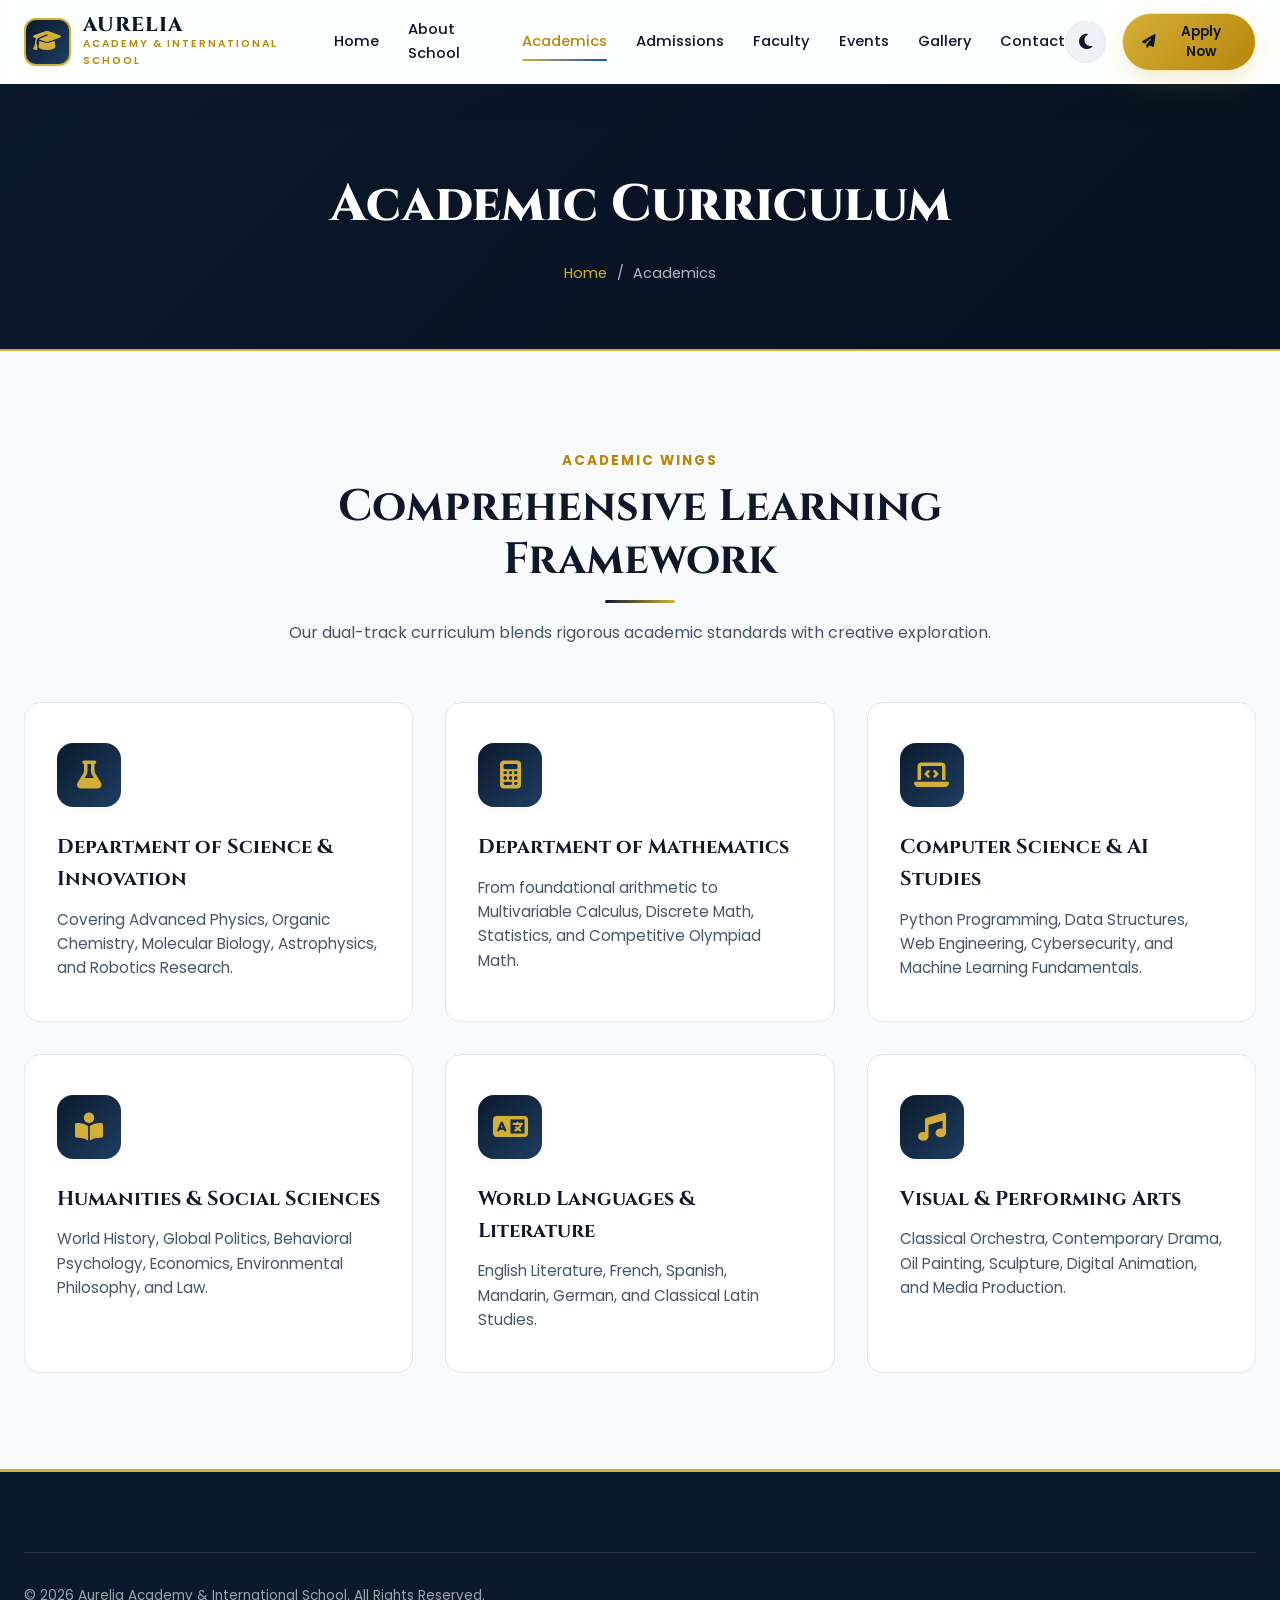
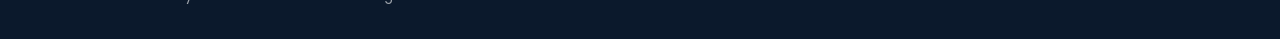
<file: academics.html>
<!DOCTYPE html>
<html lang="en" data-theme="light">
<head>
  <meta charset="UTF-8">
  <meta name="viewport" content="width=device-width, initial-scale=1.0">
  <title>Academics & Curriculum | Aurelia Academy</title>
  <meta name="description" content="Explore academic excellence, IB Curriculum, STEM innovation labs, and extracurriculars at Aurelia Academy.">
  <link rel="stylesheet" href="https://cdnjs.cloudflare.com/ajax/libs/font-awesome/6.4.0/css/all.min.css">
  <link rel="stylesheet" href="css/styles.css">
</head>
<body>

  <!-- Loading Screen -->
  <div id="loader-wrapper">
    <div class="spinner-box">
      <div class="circle-outer"></div>
      <div class="circle-inner"></div>
    </div>
    <div class="loader-logo">Aurelia Academy</div>
    <div class="loader-subtitle">Inspiring Excellence & Leadership</div>
  </div>

  <!-- Header -->
  <header class="header">
    <div class="container header-container">
      <a href="index.html" class="logo">
        <div class="logo-crest"><i class="fas fa-graduation-cap"></i></div>
        <div class="logo-text-wrapper">
          <span class="logo-title">AURELIA</span>
          <span class="logo-subtitle">Academy & International School</span>
        </div>
      </a>
      <nav class="nav-menu">
        <a href="index.html" class="nav-link">Home</a>
        <a href="about.html" class="nav-link">About School</a>
        <a href="academics.html" class="nav-link active">Academics</a>
        <a href="admissions.html" class="nav-link">Admissions</a>
        <a href="faculty.html" class="nav-link">Faculty</a>
        <a href="events.html" class="nav-link">Events</a>
        <a href="gallery.html" class="nav-link">Gallery</a>
        <a href="contact.html" class="nav-link">Contact</a>
      </nav>
      <div class="header-actions">
        <button class="theme-toggle-btn" aria-label="Toggle Theme"><i class="fas fa-moon"></i></button>
        <button class="btn btn-gold btn-sm header-cta" data-modal-target="admissionModal"><i class="fas fa-paper-plane"></i> Apply Now</button>
        <button class="mobile-toggle-btn" aria-label="Open Menu"><i class="fas fa-bars"></i></button>
      </div>
    </div>
  </header>

  <section class="page-banner">
    <div class="container">
      <h1 class="page-banner-title">Academic Curriculum</h1>
      <div class="breadcrumb">
        <a href="index.html">Home</a> <span>/</span> <span>Academics</span>
      </div>
    </div>
  </section>

  <!-- Detailed Departments -->
  <section style="padding: 6rem 0;">
    <div class="container">
      <div class="section-header reveal">
        <span class="section-subtitle">Academic Wings</span>
        <h2 class="section-title">Comprehensive Learning Framework</h2>
        <p class="section-description">Our dual-track curriculum blends rigorous academic standards with creative exploration.</p>
      </div>

      <div class="features-grid">
        <div class="feature-card reveal">
          <div class="feature-icon-box"><i class="fas fa-flask"></i></div>
          <h3 class="feature-title">Department of Science & Innovation</h3>
          <p class="feature-desc">Covering Advanced Physics, Organic Chemistry, Molecular Biology, Astrophysics, and Robotics Research.</p>
        </div>

        <div class="feature-card reveal">
          <div class="feature-icon-box"><i class="fas fa-calculator"></i></div>
          <h3 class="feature-title">Department of Mathematics</h3>
          <p class="feature-desc">From foundational arithmetic to Multivariable Calculus, Discrete Math, Statistics, and Competitive Olympiad Math.</p>
        </div>

        <div class="feature-card reveal">
          <div class="feature-icon-box"><i class="fas fa-laptop-code"></i></div>
          <h3 class="feature-title">Computer Science & AI Studies</h3>
          <p class="feature-desc">Python Programming, Data Structures, Web Engineering, Cybersecurity, and Machine Learning Fundamentals.</p>
        </div>

        <div class="feature-card reveal">
          <div class="feature-icon-box"><i class="fas fa-book-reader"></i></div>
          <h3 class="feature-title">Humanities & Social Sciences</h3>
          <p class="feature-desc">World History, Global Politics, Behavioral Psychology, Economics, Environmental Philosophy, and Law.</p>
        </div>

        <div class="feature-card reveal">
          <div class="feature-icon-box"><i class="fas fa-language"></i></div>
          <h3 class="feature-title">World Languages & Literature</h3>
          <p class="feature-desc">English Literature, French, Spanish, Mandarin, German, and Classical Latin Studies.</p>
        </div>

        <div class="feature-card reveal">
          <div class="feature-icon-box"><i class="fas fa-music"></i></div>
          <h3 class="feature-title">Visual & Performing Arts</h3>
          <p class="feature-desc">Classical Orchestra, Contemporary Drama, Oil Painting, Sculpture, Digital Animation, and Media Production.</p>
        </div>
      </div>
    </div>
  </section>

  <footer class="footer">
    <div class="container">
      <div class="footer-bottom">
        <div>&copy; 2026 Aurelia Academy & International School. All Rights Reserved.</div>
      </div>
    </div>
  </footer>

  <script src="js/main.js"></script>
</body>
</html>
</file>
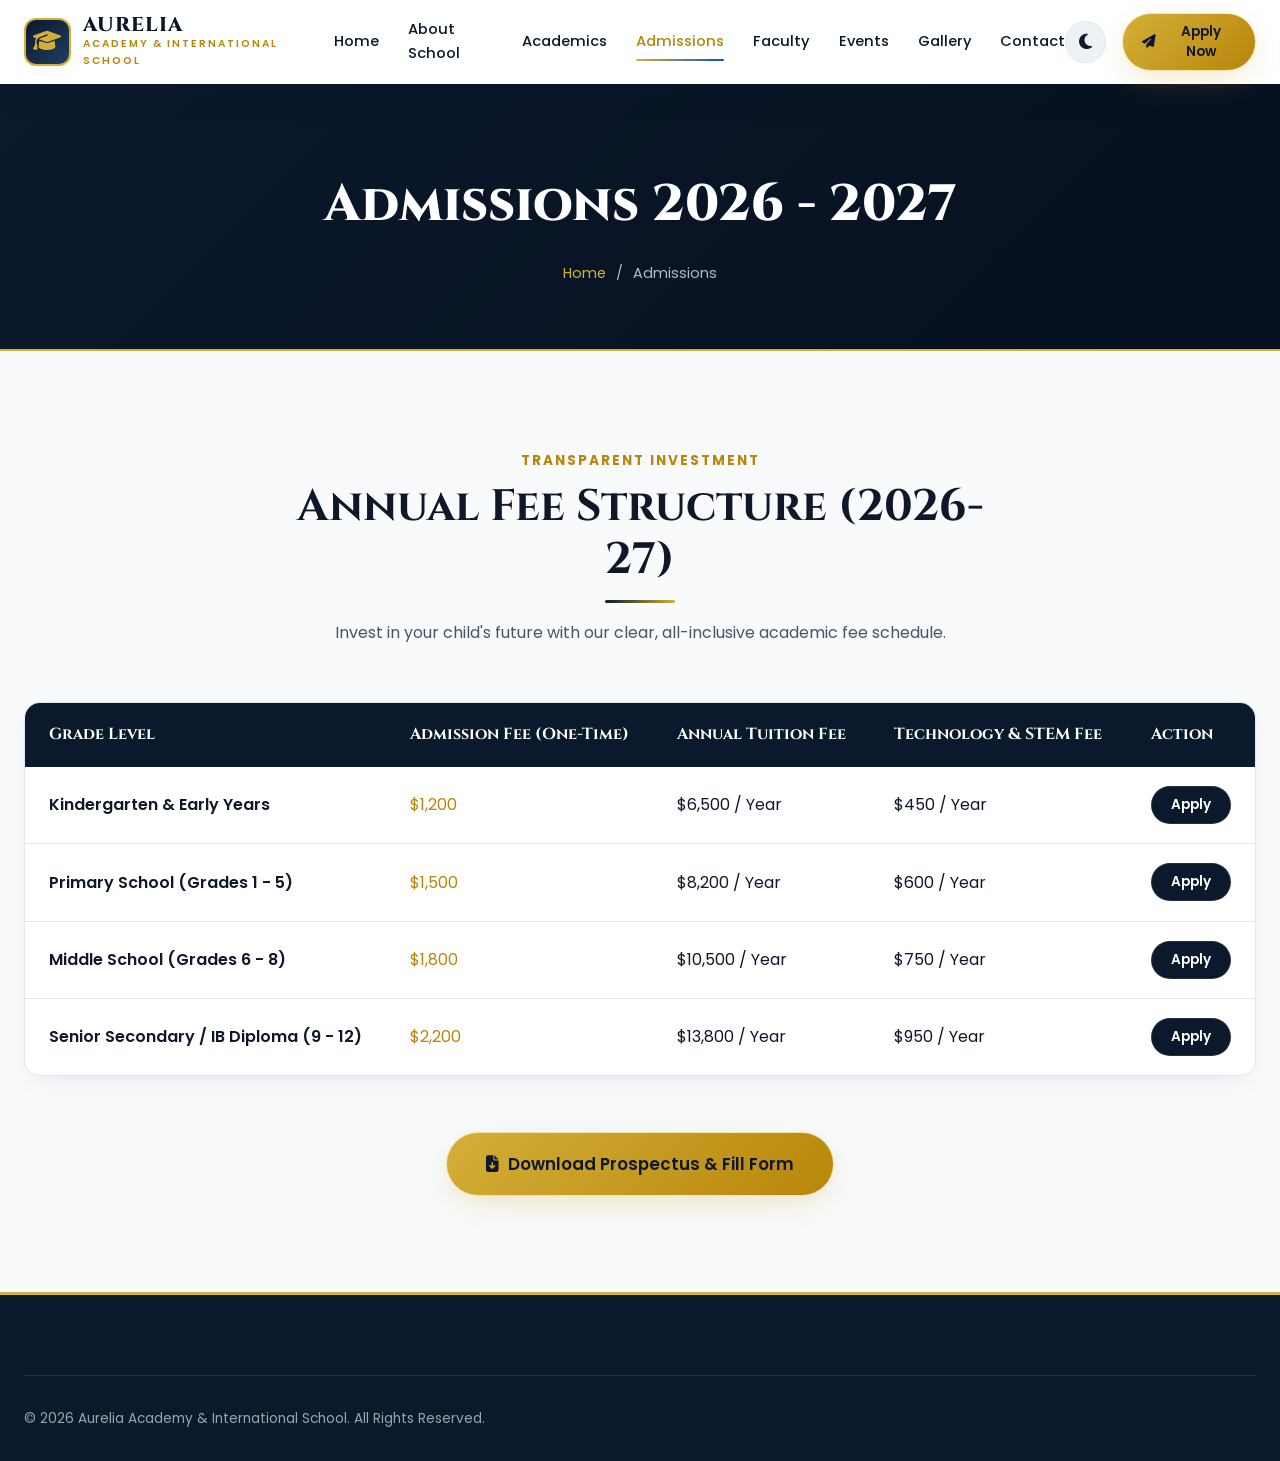
<file: admissions.html>
<!DOCTYPE html>
<html lang="en" data-theme="light">
<head>
  <meta charset="UTF-8">
  <meta name="viewport" content="width=device-width, initial-scale=1.0">
  <title>Admissions & Fee Structure | Aurelia Academy</title>
  <meta name="description" content="Apply for admissions 2026-27 at Aurelia Academy. Learn about eligibility criteria, fee structure, and scholarship opportunities.">
  <link rel="stylesheet" href="https://cdnjs.cloudflare.com/ajax/libs/font-awesome/6.4.0/css/all.min.css">
  <link rel="stylesheet" href="css/styles.css">
</head>
<body>

  <!-- Loading Screen -->
  <div id="loader-wrapper">
    <div class="spinner-box">
      <div class="circle-outer"></div>
      <div class="circle-inner"></div>
    </div>
    <div class="loader-logo">Aurelia Academy</div>
    <div class="loader-subtitle">Inspiring Excellence & Leadership</div>
  </div>

  <!-- Header -->
  <header class="header">
    <div class="container header-container">
      <a href="index.html" class="logo">
        <div class="logo-crest"><i class="fas fa-graduation-cap"></i></div>
        <div class="logo-text-wrapper">
          <span class="logo-title">AURELIA</span>
          <span class="logo-subtitle">Academy & International School</span>
        </div>
      </a>
      <nav class="nav-menu">
        <a href="index.html" class="nav-link">Home</a>
        <a href="about.html" class="nav-link">About School</a>
        <a href="academics.html" class="nav-link">Academics</a>
        <a href="admissions.html" class="nav-link active">Admissions</a>
        <a href="faculty.html" class="nav-link">Faculty</a>
        <a href="events.html" class="nav-link">Events</a>
        <a href="gallery.html" class="nav-link">Gallery</a>
        <a href="contact.html" class="nav-link">Contact</a>
      </nav>
      <div class="header-actions">
        <button class="theme-toggle-btn" aria-label="Toggle Theme"><i class="fas fa-moon"></i></button>
        <button class="btn btn-gold btn-sm header-cta" data-modal-target="admissionModal"><i class="fas fa-paper-plane"></i> Apply Now</button>
        <button class="mobile-toggle-btn" aria-label="Open Menu"><i class="fas fa-bars"></i></button>
      </div>
    </div>
  </header>

  <section class="page-banner">
    <div class="container">
      <h1 class="page-banner-title">Admissions 2026 - 2027</h1>
      <div class="breadcrumb">
        <a href="index.html">Home</a> <span>/</span> <span>Admissions</span>
      </div>
    </div>
  </section>

  <!-- Fee Structure Table -->
  <section style="padding: 6rem 0;">
    <div class="container">
      <div class="section-header reveal">
        <span class="section-subtitle">Transparent Investment</span>
        <h2 class="section-title">Annual Fee Structure (2026-27)</h2>
        <p class="section-description">Invest in your child's future with our clear, all-inclusive academic fee schedule.</p>
      </div>

      <div style="overflow-x: auto; background: var(--bg-card); border-radius: var(--radius-md); border: 1px solid var(--border-color); box-shadow: var(--shadow-md);" class="reveal">
        <table style="width: 100%; border-collapse: collapse; text-align: left;">
          <thead>
            <tr style="background: var(--primary-navy); color: #FFFFFF;">
              <th style="padding: 1.2rem 1.5rem; font-family: var(--font-heading);">Grade Level</th>
              <th style="padding: 1.2rem 1.5rem; font-family: var(--font-heading);">Admission Fee (One-Time)</th>
              <th style="padding: 1.2rem 1.5rem; font-family: var(--font-heading);">Annual Tuition Fee</th>
              <th style="padding: 1.2rem 1.5rem; font-family: var(--font-heading);">Technology & STEM Fee</th>
              <th style="padding: 1.2rem 1.5rem; font-family: var(--font-heading);">Action</th>
            </tr>
          </thead>
          <tbody>
            <tr style="border-bottom: 1px solid var(--border-color);">
              <td style="padding: 1.2rem 1.5rem; font-weight: 600;">Kindergarten & Early Years</td>
              <td style="padding: 1.2rem 1.5rem; color: var(--accent-gold-dark);">$1,200</td>
              <td style="padding: 1.2rem 1.5rem;">$6,500 / Year</td>
              <td style="padding: 1.2rem 1.5rem;">$450 / Year</td>
              <td style="padding: 1.2rem 1.5rem;"><button class="btn btn-navy btn-sm" data-modal-target="admissionModal">Apply</button></td>
            </tr>
            <tr style="border-bottom: 1px solid var(--border-color);">
              <td style="padding: 1.2rem 1.5rem; font-weight: 600;">Primary School (Grades 1 - 5)</td>
              <td style="padding: 1.2rem 1.5rem; color: var(--accent-gold-dark);">$1,500</td>
              <td style="padding: 1.2rem 1.5rem;">$8,200 / Year</td>
              <td style="padding: 1.2rem 1.5rem;">$600 / Year</td>
              <td style="padding: 1.2rem 1.5rem;"><button class="btn btn-navy btn-sm" data-modal-target="admissionModal">Apply</button></td>
            </tr>
            <tr style="border-bottom: 1px solid var(--border-color);">
              <td style="padding: 1.2rem 1.5rem; font-weight: 600;">Middle School (Grades 6 - 8)</td>
              <td style="padding: 1.2rem 1.5rem; color: var(--accent-gold-dark);">$1,800</td>
              <td style="padding: 1.2rem 1.5rem;">$10,500 / Year</td>
              <td style="padding: 1.2rem 1.5rem;">$750 / Year</td>
              <td style="padding: 1.2rem 1.5rem;"><button class="btn btn-navy btn-sm" data-modal-target="admissionModal">Apply</button></td>
            </tr>
            <tr>
              <td style="padding: 1.2rem 1.5rem; font-weight: 600;">Senior Secondary / IB Diploma (9 - 12)</td>
              <td style="padding: 1.2rem 1.5rem; color: var(--accent-gold-dark);">$2,200</td>
              <td style="padding: 1.2rem 1.5rem;">$13,800 / Year</td>
              <td style="padding: 1.2rem 1.5rem;">$950 / Year</td>
              <td style="padding: 1.2rem 1.5rem;"><button class="btn btn-navy btn-sm" data-modal-target="admissionModal">Apply</button></td>
            </tr>
          </tbody>
        </table>
      </div>

      <div style="text-align: center; margin-top: 3.5rem;" class="reveal">
        <button class="btn btn-gold btn-lg" data-modal-target="admissionModal"><i class="fas fa-file-download"></i> Download Prospectus & Fill Form</button>
      </div>
    </div>
  </section>

  <!-- Admission Modal -->
  <div class="modal-overlay" id="admissionModal">
    <div class="modal-card">
      <span class="modal-close-btn">&times;</span>
      <h3 style="font-family: var(--font-heading); font-size: 1.5rem; color: var(--text-main); margin-bottom: 0.5rem;">
        Application Form 2026-27
      </h3>
      <form class="validate-form" novalidate>
        <div class="form-group">
          <label class="form-label">Student Name *</label>
          <input type="text" class="form-input" required>
        </div>
        <div class="form-group">
          <label class="form-label">Parent Email *</label>
          <input type="email" class="form-input" required>
        </div>
        <div class="form-group">
          <label class="form-label">Phone Number *</label>
          <input type="tel" class="form-input" required>
        </div>
        <button type="submit" class="btn btn-gold btn-lg" style="width: 100%;">Submit Application</button>
      </form>
    </div>
  </div>

  <footer class="footer">
    <div class="container">
      <div class="footer-bottom">
        <div>&copy; 2026 Aurelia Academy & International School. All Rights Reserved.</div>
      </div>
    </div>
  </footer>

  <script src="js/main.js"></script>
</body>
</html>
</file>
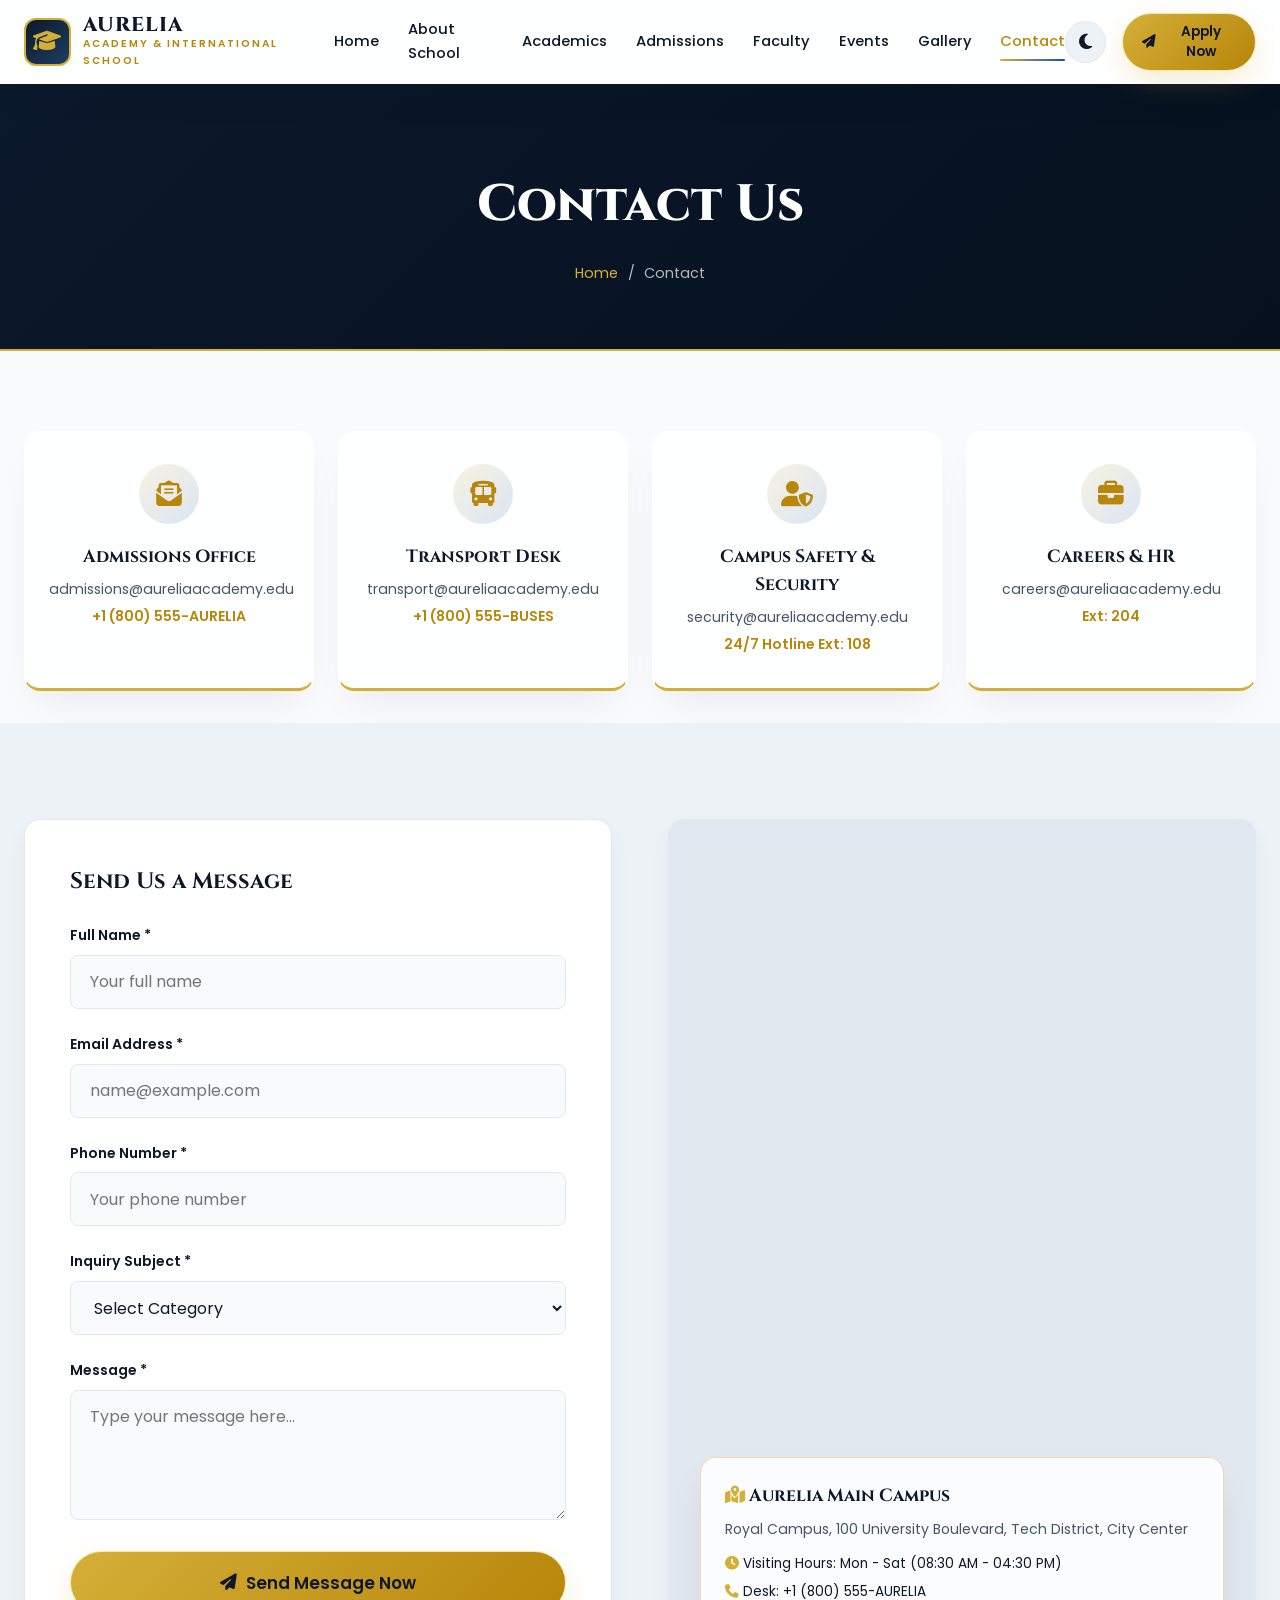
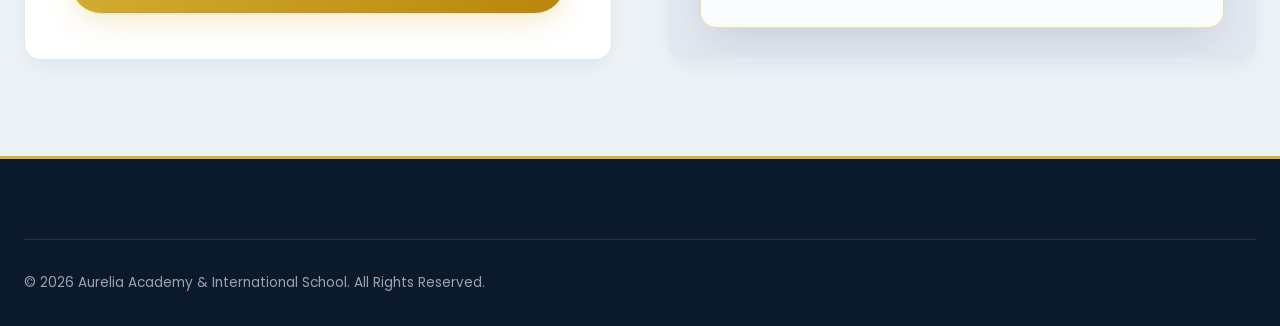
<file: contact.html>
<!DOCTYPE html>
<html lang="en" data-theme="light">
<head>
  <meta charset="UTF-8">
  <meta name="viewport" content="width=device-width, initial-scale=1.0">
  <title>Contact Us | Aurelia Academy & International School</title>
  <meta name="description" content="Get in touch with Aurelia Academy. Contact our admissions office, principal's desk, transport department, or visit our campus.">
  <link rel="stylesheet" href="https://cdnjs.cloudflare.com/ajax/libs/font-awesome/6.4.0/css/all.min.css">
  <link rel="stylesheet" href="css/styles.css">
</head>
<body>

  <!-- Loading Screen -->
  <div id="loader-wrapper">
    <div class="spinner-box">
      <div class="circle-outer"></div>
      <div class="circle-inner"></div>
    </div>
    <div class="loader-logo">Aurelia Academy</div>
    <div class="loader-subtitle">Inspiring Excellence & Leadership</div>
  </div>

  <!-- Header -->
  <header class="header">
    <div class="container header-container">
      <a href="index.html" class="logo">
        <div class="logo-crest"><i class="fas fa-graduation-cap"></i></div>
        <div class="logo-text-wrapper">
          <span class="logo-title">AURELIA</span>
          <span class="logo-subtitle">Academy & International School</span>
        </div>
      </a>
      <nav class="nav-menu">
        <a href="index.html" class="nav-link">Home</a>
        <a href="about.html" class="nav-link">About School</a>
        <a href="academics.html" class="nav-link">Academics</a>
        <a href="admissions.html" class="nav-link">Admissions</a>
        <a href="faculty.html" class="nav-link">Faculty</a>
        <a href="events.html" class="nav-link">Events</a>
        <a href="gallery.html" class="nav-link">Gallery</a>
        <a href="contact.html" class="nav-link active">Contact</a>
      </nav>
      <div class="header-actions">
        <button class="theme-toggle-btn" aria-label="Toggle Theme"><i class="fas fa-moon"></i></button>
        <button class="btn btn-gold btn-sm header-cta" data-modal-target="admissionModal"><i class="fas fa-paper-plane"></i> Apply Now</button>
        <button class="mobile-toggle-btn" aria-label="Open Menu"><i class="fas fa-bars"></i></button>
      </div>
    </div>
  </header>

  <section class="page-banner">
    <div class="container">
      <h1 class="page-banner-title">Contact Us</h1>
      <div class="breadcrumb">
        <a href="index.html">Home</a> <span>/</span> <span>Contact</span>
      </div>
    </div>
  </section>

  <!-- Department Contact Cards -->
  <section style="padding: 5rem 0 2rem 0;">
    <div class="container">
      <div class="stats-grid">
        <div class="stat-card reveal">
          <div class="stat-icon"><i class="fas fa-envelope-open-text"></i></div>
          <h4 style="font-family: var(--font-heading); font-size: 1.1rem; margin-bottom: 0.4rem;">Admissions Office</h4>
          <p style="font-size: 0.88rem; color: var(--text-muted);">admissions@aureliaacademy.edu</p>
          <p style="font-size: 0.88rem; color: var(--accent-gold-dark); font-weight: 600; margin-top: 0.3rem;">+1 (800) 555-AURELIA</p>
        </div>

        <div class="stat-card reveal">
          <div class="stat-icon"><i class="fas fa-bus"></i></div>
          <h4 style="font-family: var(--font-heading); font-size: 1.1rem; margin-bottom: 0.4rem;">Transport Desk</h4>
          <p style="font-size: 0.88rem; color: var(--text-muted);">transport@aureliaacademy.edu</p>
          <p style="font-size: 0.88rem; color: var(--accent-gold-dark); font-weight: 600; margin-top: 0.3rem;">+1 (800) 555-BUSES</p>
        </div>

        <div class="stat-card reveal">
          <div class="stat-icon"><i class="fas fa-user-shield"></i></div>
          <h4 style="font-family: var(--font-heading); font-size: 1.1rem; margin-bottom: 0.4rem;">Campus Safety & Security</h4>
          <p style="font-size: 0.88rem; color: var(--text-muted);">security@aureliaacademy.edu</p>
          <p style="font-size: 0.88rem; color: var(--accent-gold-dark); font-weight: 600; margin-top: 0.3rem;">24/7 Hotline Ext: 108</p>
        </div>

        <div class="stat-card reveal">
          <div class="stat-icon"><i class="fas fa-briefcase"></i></div>
          <h4 style="font-family: var(--font-heading); font-size: 1.1rem; margin-bottom: 0.4rem;">Careers & HR</h4>
          <p style="font-size: 0.88rem; color: var(--text-muted);">careers@aureliaacademy.edu</p>
          <p style="font-size: 0.88rem; color: var(--accent-gold-dark); font-weight: 600; margin-top: 0.3rem;">Ext: 204</p>
        </div>
      </div>
    </div>
  </section>

  <!-- Contact Form & Map Section -->
  <section class="contact-section">
    <div class="container">
      <div class="contact-grid">
        <!-- Form -->
        <div class="contact-card reveal-left">
          <h3 style="font-family: var(--font-heading); font-size: 1.4rem; margin-bottom: 1.5rem;">Send Us a Message</h3>
          <form class="validate-form" novalidate>
            <div class="form-group">
              <label class="form-label">Full Name *</label>
              <input type="text" class="form-input" placeholder="Your full name" required>
              <span class="error-message">Name is required.</span>
            </div>

            <div class="form-group">
              <label class="form-label">Email Address *</label>
              <input type="email" class="form-input" placeholder="name@example.com" required>
              <span class="error-message">Valid email is required.</span>
            </div>

            <div class="form-group">
              <label class="form-label">Phone Number *</label>
              <input type="tel" class="form-input" placeholder="Your phone number" required>
              <span class="error-message">Phone number is required.</span>
            </div>

            <div class="form-group">
              <label class="form-label">Inquiry Subject *</label>
              <select class="form-select" required>
                <option value="">Select Category</option>
                <option value="admission">Admissions Query</option>
                <option value="fees">Fee Structure & Scholarship</option>
                <option value="tour">Campus Tour Request</option>
                <option value="general">General Information</option>
              </select>
              <span class="error-message">Subject is required.</span>
            </div>

            <div class="form-group">
              <label class="form-label">Message *</label>
              <textarea class="form-textarea" placeholder="Type your message here..." required></textarea>
              <span class="error-message">Message is required.</span>
            </div>

            <button type="submit" class="btn btn-gold btn-lg" style="width: 100%;">
              <i class="fas fa-paper-plane"></i> Send Message Now
            </button>
          </form>
        </div>

        <!-- Map Box Placeholder -->
        <div class="map-box-container reveal-right">
          <div class="map-placeholder">
            <div class="map-overlay-card">
              <h4><i class="fas fa-map-marked-alt" style="color: var(--accent-gold);"></i> Aurelia Main Campus</h4>
              <p style="font-size: 0.88rem; color: var(--text-muted); margin-bottom: 0.8rem;">
                Royal Campus, 100 University Boulevard, Tech District, City Center
              </p>
              <div style="font-size: 0.85rem; display: flex; flex-direction: column; gap: 0.4rem;">
                <div><i class="fas fa-clock" style="color: var(--accent-gold);"></i> Visiting Hours: Mon - Sat (08:30 AM - 04:30 PM)</div>
                <div><i class="fas fa-phone" style="color: var(--accent-gold);"></i> Desk: +1 (800) 555-AURELIA</div>
              </div>
            </div>
          </div>
        </div>
      </div>
    </div>
  </section>

  <footer class="footer">
    <div class="container">
      <div class="footer-bottom">
        <div>&copy; 2026 Aurelia Academy & International School. All Rights Reserved.</div>
      </div>
    </div>
  </footer>

  <script src="js/main.js"></script>
</body>
</html>
</file>
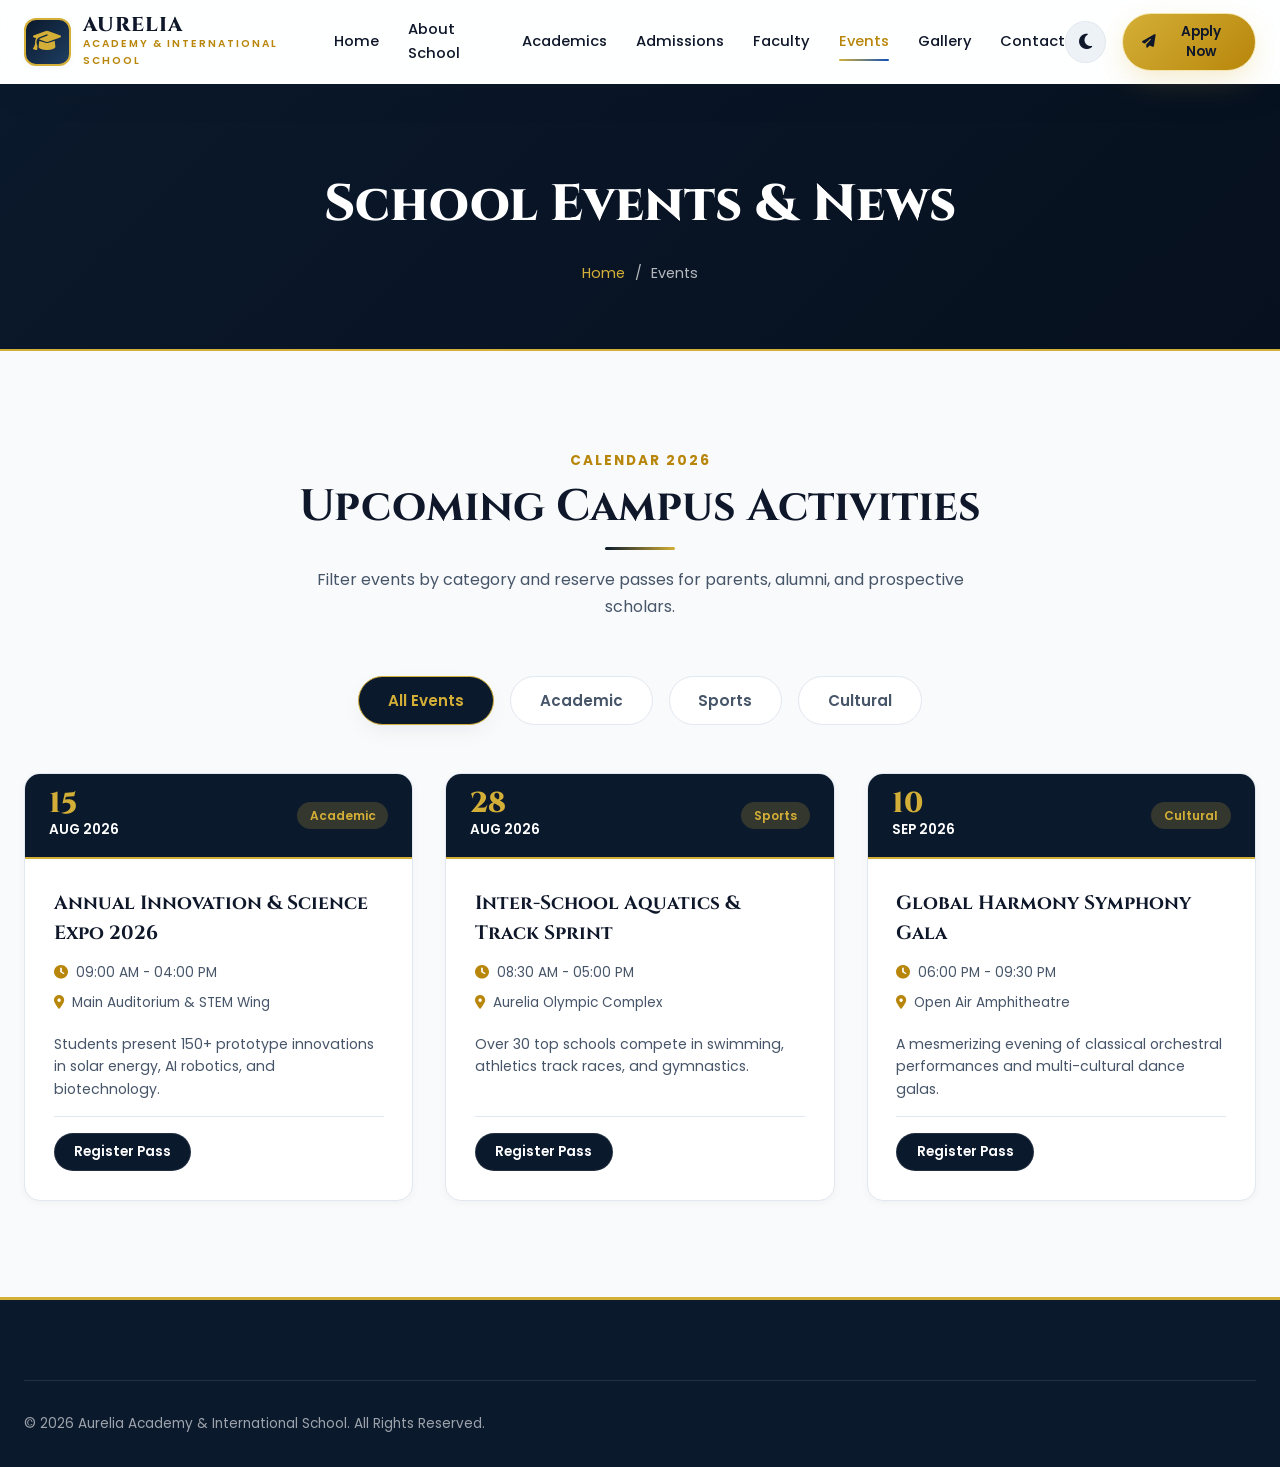
<file: events.html>
<!DOCTYPE html>
<html lang="en" data-theme="light">
<head>
  <meta charset="UTF-8">
  <meta name="viewport" content="width=device-width, initial-scale=1.0">
  <title>Events & News Calendar | Aurelia Academy</title>
  <meta name="description" content="Stay updated with upcoming events, seminars, sports meets, and news at Aurelia Academy.">
  <link rel="stylesheet" href="https://cdnjs.cloudflare.com/ajax/libs/font-awesome/6.4.0/css/all.min.css">
  <link rel="stylesheet" href="css/styles.css">
</head>
<body>

  <!-- Loading Screen -->
  <div id="loader-wrapper">
    <div class="spinner-box">
      <div class="circle-outer"></div>
      <div class="circle-inner"></div>
    </div>
    <div class="loader-logo">Aurelia Academy</div>
    <div class="loader-subtitle">Inspiring Excellence & Leadership</div>
  </div>

  <!-- Header -->
  <header class="header">
    <div class="container header-container">
      <a href="index.html" class="logo">
        <div class="logo-crest"><i class="fas fa-graduation-cap"></i></div>
        <div class="logo-text-wrapper">
          <span class="logo-title">AURELIA</span>
          <span class="logo-subtitle">Academy & International School</span>
        </div>
      </a>
      <nav class="nav-menu">
        <a href="index.html" class="nav-link">Home</a>
        <a href="about.html" class="nav-link">About School</a>
        <a href="academics.html" class="nav-link">Academics</a>
        <a href="admissions.html" class="nav-link">Admissions</a>
        <a href="faculty.html" class="nav-link">Faculty</a>
        <a href="events.html" class="nav-link active">Events</a>
        <a href="gallery.html" class="nav-link">Gallery</a>
        <a href="contact.html" class="nav-link">Contact</a>
      </nav>
      <div class="header-actions">
        <button class="theme-toggle-btn" aria-label="Toggle Theme"><i class="fas fa-moon"></i></button>
        <button class="btn btn-gold btn-sm header-cta" data-modal-target="admissionModal"><i class="fas fa-paper-plane"></i> Apply Now</button>
        <button class="mobile-toggle-btn" aria-label="Open Menu"><i class="fas fa-bars"></i></button>
      </div>
    </div>
  </header>

  <section class="page-banner">
    <div class="container">
      <h1 class="page-banner-title">School Events & News</h1>
      <div class="breadcrumb">
        <a href="index.html">Home</a> <span>/</span> <span>Events</span>
      </div>
    </div>
  </section>

  <!-- Filterable Events -->
  <section style="padding: 6rem 0;">
    <div class="container">
      <div class="section-header reveal">
        <span class="section-subtitle">Calendar 2026</span>
        <h2 class="section-title">Upcoming Campus Activities</h2>
        <p class="section-description">Filter events by category and reserve passes for parents, alumni, and prospective scholars.</p>
      </div>

      <div class="program-tabs reveal">
        <button class="tab-btn active" data-filter="all" data-group="events">All Events</button>
        <button class="tab-btn" data-filter="academic" data-group="events">Academic</button>
        <button class="tab-btn" data-filter="sports" data-group="events">Sports</button>
        <button class="tab-btn" data-filter="cultural" data-group="events">Cultural</button>
      </div>

      <div class="events-grid">
        <!-- Event 1 -->
        <div class="event-card reveal" data-category-item="events" data-category="academic">
          <div class="event-date-box">
            <div>
              <div class="event-day">15</div>
              <div class="event-month-year">AUG 2026</div>
            </div>
            <div class="event-tag">Academic</div>
          </div>
          <div class="event-content">
            <h3 class="event-title">Annual Innovation & Science Expo 2026</h3>
            <div class="event-meta">
              <div class="event-meta-item"><i class="fas fa-clock"></i> 09:00 AM - 04:00 PM</div>
              <div class="event-meta-item"><i class="fas fa-map-marker-alt"></i> Main Auditorium & STEM Wing</div>
            </div>
            <p style="font-size: 0.88rem; color: var(--text-muted); margin-bottom: 1rem;">Students present 150+ prototype innovations in solar energy, AI robotics, and biotechnology.</p>
            <div class="event-footer">
              <button class="btn btn-navy btn-sm" data-modal-target="admissionModal">Register Pass</button>
            </div>
          </div>
        </div>

        <!-- Event 2 -->
        <div class="event-card reveal" data-category-item="events" data-category="sports">
          <div class="event-date-box">
            <div>
              <div class="event-day">28</div>
              <div class="event-month-year">AUG 2026</div>
            </div>
            <div class="event-tag">Sports</div>
          </div>
          <div class="event-content">
            <h3 class="event-title">Inter-School Aquatics & Track Sprint</h3>
            <div class="event-meta">
              <div class="event-meta-item"><i class="fas fa-clock"></i> 08:30 AM - 05:00 PM</div>
              <div class="event-meta-item"><i class="fas fa-map-marker-alt"></i> Aurelia Olympic Complex</div>
            </div>
            <p style="font-size: 0.88rem; color: var(--text-muted); margin-bottom: 1rem;">Over 30 top schools compete in swimming, athletics track races, and gymnastics.</p>
            <div class="event-footer">
              <button class="btn btn-navy btn-sm" data-modal-target="admissionModal">Register Pass</button>
            </div>
          </div>
        </div>

        <!-- Event 3 -->
        <div class="event-card reveal" data-category-item="events" data-category="cultural">
          <div class="event-date-box">
            <div>
              <div class="event-day">10</div>
              <div class="event-month-year">SEP 2026</div>
            </div>
            <div class="event-tag">Cultural</div>
          </div>
          <div class="event-content">
            <h3 class="event-title">Global Harmony Symphony Gala</h3>
            <div class="event-meta">
              <div class="event-meta-item"><i class="fas fa-clock"></i> 06:00 PM - 09:30 PM</div>
              <div class="event-meta-item"><i class="fas fa-map-marker-alt"></i> Open Air Amphitheatre</div>
            </div>
            <p style="font-size: 0.88rem; color: var(--text-muted); margin-bottom: 1rem;">A mesmerizing evening of classical orchestral performances and multi-cultural dance galas.</p>
            <div class="event-footer">
              <button class="btn btn-navy btn-sm" data-modal-target="admissionModal">Register Pass</button>
            </div>
          </div>
        </div>
      </div>
    </div>
  </section>

  <footer class="footer">
    <div class="container">
      <div class="footer-bottom">
        <div>&copy; 2026 Aurelia Academy & International School. All Rights Reserved.</div>
      </div>
    </div>
  </footer>

  <script src="js/main.js"></script>
</body>
</html>
</file>
<file: css/styles.css>
/* ==========================================================================
   Aurelia Academy & International School - Main Stylesheet
   Theme: Clean, Elegant, Professional Blue, White, and Gold
   Author: Senior Frontend Developer & UI/UX Designer
   ========================================================================== */

/* --------------------------------------------------------------------------
   1. Google Fonts Import & CSS Custom Properties (Theme Variables)
   -------------------------------------------------------------------------- */
@import url('https://fonts.googleapis.com/css2?family=Cinzel:wght@500;600;700;800&family=Poppins:ital,wght@0,300;0,400;0,500;0,600;0,700;0,800;1,400&display=swap');

:root {
  /* Color Palette - Light Mode */
  --primary-navy: #0B192C;
  --primary-navy-light: #1E3E62;
  --primary-blue: #0F52BA;
  --secondary-blue: #2563EB;
  --accent-gold: #D4AF37;
  --accent-gold-dark: #B8860B;
  --accent-gold-light: #F3E5AB;
  --accent-gold-glow: rgba(212, 175, 55, 0.35);

  --bg-main: #F8FAFC;
  --bg-card: #FFFFFF;
  --bg-surface: #FFFFFF;
  --bg-alt: #EDF2F7;
  
  --text-main: #0F172A;
  --text-muted: #475569;
  --text-light: #64748B;
  --text-inverse: #FFFFFF;

  --border-color: #E2E8F0;
  --border-gold: rgba(212, 175, 55, 0.4);

  /* Glassmorphism Defaults */
  --glass-bg: rgba(255, 255, 255, 0.85);
  --glass-border: rgba(255, 255, 255, 0.5);
  --glass-shadow: 0 20px 40px -15px rgba(11, 25, 44, 0.08);

  /* Shadows */
  --shadow-sm: 0 2px 8px rgba(0, 0, 0, 0.04);
  --shadow-md: 0 8px 24px -6px rgba(11, 25, 44, 0.08);
  --shadow-lg: 0 20px 40px -10px rgba(11, 25, 44, 0.12);
  --shadow-gold: 0 10px 30px -5px rgba(212, 175, 55, 0.3);

  /* Font Families */
  --font-heading: 'Cinzel', serif;
  --font-body: 'Poppins', sans-serif;

  /* Layout Boundaries & Radius */
  --max-width: 1280px;
  --radius-sm: 8px;
  --radius-md: 16px;
  --radius-lg: 24px;
  --radius-full: 9999px;

  /* Transitions */
  --transition-fast: 0.2s cubic-bezier(0.4, 0, 0.2, 1);
  --transition-normal: 0.35s cubic-bezier(0.4, 0, 0.2, 1);
  --transition-slow: 0.5s cubic-bezier(0.4, 0, 0.2, 1);

  /* Header Height */
  --header-height: 84px;
  --topbar-height: 40px;
}

/* Dark Theme Overrides */
[data-theme="dark"] {
  --primary-navy: #060C16;
  --primary-navy-light: #0E1A2E;
  --primary-blue: #3B82F6;
  --secondary-blue: #60A5FA;
  --accent-gold: #E5C158;
  --accent-gold-dark: #D4AF37;
  --accent-gold-light: #4A3E15;
  --accent-gold-glow: rgba(229, 193, 88, 0.25);

  --bg-main: #0B0F19;
  --bg-card: #131B2E;
  --bg-surface: #182238;
  --bg-alt: #0E1524;

  --text-main: #F8FAFC;
  --text-muted: #94A3B8;
  --text-light: #CBD5E1;
  --text-inverse: #0F172A;

  --border-color: #1E293B;
  --border-gold: rgba(229, 193, 88, 0.3);

  --glass-bg: rgba(19, 27, 46, 0.85);
  --glass-border: rgba(255, 255, 255, 0.08);
  --glass-shadow: 0 20px 40px -15px rgba(0, 0, 0, 0.5);

  --shadow-sm: 0 2px 8px rgba(0, 0, 0, 0.3);
  --shadow-md: 0 8px 24px -6px rgba(0, 0, 0, 0.4);
  --shadow-lg: 0 20px 40px -10px rgba(0, 0, 0, 0.6);
}

/* --------------------------------------------------------------------------
   2. Reset & Universal Styles
   -------------------------------------------------------------------------- */
*, *::before, *::after {
  margin: 0;
  padding: 0;
  box-sizing: border-box;
}

html {
  scroll-behavior: smooth;
  font-size: 16px;
  overflow-x: hidden;
}

body {
  font-family: var(--font-body);
  background-color: var(--bg-main);
  color: var(--text-main);
  line-height: 1.6;
  transition: background-color var(--transition-normal), color var(--transition-normal);
  overflow-x: hidden;
}

img {
  max-width: 100%;
  height: auto;
  display: block;
}

a {
  text-decoration: none;
  color: inherit;
  transition: color var(--transition-fast);
}

button, input, select, textarea {
  font-family: inherit;
  font-size: inherit;
  outline: none;
  border: none;
  background: none;
}

button {
  cursor: pointer;
}

ul, ol {
  list-style: none;
}

/* Container Utility */
.container {
  width: 100%;
  max-width: var(--max-width);
  margin: 0 auto;
  padding: 0 1.5rem;
}

/* --------------------------------------------------------------------------
   3. Loading Screen
   -------------------------------------------------------------------------- */
#loader-wrapper {
  position: fixed;
  top: 0;
  left: 0;
  width: 100%;
  height: 100%;
  background-color: var(--primary-navy);
  z-index: 9999;
  display: flex;
  flex-direction: column;
  justify-content: center;
  align-items: center;
  transition: opacity 0.5s ease, visibility 0.5s ease;
}

#loader-wrapper.fade-out {
  opacity: 0;
  visibility: hidden;
}

.spinner-box {
  position: relative;
  width: 90px;
  height: 90px;
  display: flex;
  justify-content: center;
  align-items: center;
}

.circle-outer {
  position: absolute;
  width: 80px;
  height: 80px;
  border: 3px solid transparent;
  border-top-color: var(--accent-gold);
  border-bottom-color: var(--accent-gold);
  border-radius: 50%;
  animation: spin 1.5s linear infinite;
}

.circle-inner {
  position: absolute;
  width: 50px;
  height: 50px;
  border: 3px solid transparent;
  border-left-color: #FFFFFF;
  border-right-color: #FFFFFF;
  border-radius: 50%;
  animation: spin-reverse 1s linear infinite;
}

.loader-logo {
  font-family: var(--font-heading);
  font-size: 1.5rem;
  font-weight: 700;
  color: var(--accent-gold);
  margin-top: 1.5rem;
  letter-spacing: 2px;
  text-transform: uppercase;
}

.loader-subtitle {
  font-size: 0.85rem;
  color: rgba(255, 255, 255, 0.7);
  margin-top: 0.5rem;
}

@keyframes spin {
  0% { transform: rotate(0deg); }
  100% { transform: rotate(360deg); }
}

@keyframes spin-reverse {
  0% { transform: rotate(0deg); }
  100% { transform: rotate(-360deg); }
}

/* --------------------------------------------------------------------------
   4. Buttons & Badges
   -------------------------------------------------------------------------- */
.btn {
  display: inline-flex;
  align-items: center;
  justify-content: center;
  gap: 0.6rem;
  padding: 0.85rem 1.8rem;
  font-weight: 600;
  font-size: 0.95rem;
  border-radius: var(--radius-full);
  transition: all var(--transition-normal);
  position: relative;
  overflow: hidden;
  z-index: 1;
  text-align: center;
}

.btn-gold {
  background: linear-gradient(135deg, var(--accent-gold) 0%, var(--accent-gold-dark) 100%);
  color: #0F172A;
  box-shadow: var(--shadow-gold);
  border: 1px solid var(--accent-gold-light);
}

.btn-gold::before {
  content: '';
  position: absolute;
  top: 0;
  left: -100%;
  width: 100%;
  height: 100%;
  background: linear-gradient(90deg, transparent, rgba(255, 255, 255, 0.4), transparent);
  transition: left 0.6s ease;
  z-index: -1;
}

.btn-gold:hover::before {
  left: 100%;
}

.btn-gold:hover {
  transform: translateY(-3px);
  box-shadow: 0 12px 35px rgba(212, 175, 55, 0.45);
  color: #000000;
}

.btn-outline-gold {
  background: transparent;
  color: var(--accent-gold);
  border: 2px solid var(--accent-gold);
}

.btn-outline-gold:hover {
  background: var(--accent-gold);
  color: #0F172A;
  transform: translateY(-3px);
  box-shadow: var(--shadow-gold);
}

.btn-navy {
  background: var(--primary-navy);
  color: #FFFFFF;
  border: 1px solid rgba(255, 255, 255, 0.1);
}

.btn-navy:hover {
  background: var(--primary-navy-light);
  transform: translateY(-3px);
  box-shadow: var(--shadow-md);
  color: var(--accent-gold);
}

.btn-glass {
  background: rgba(255, 255, 255, 0.15);
  backdrop-filter: blur(10px);
  color: #FFFFFF;
  border: 1px solid rgba(255, 255, 255, 0.3);
}

.btn-glass:hover {
  background: rgba(255, 255, 255, 0.3);
  color: #FFFFFF;
  transform: translateY(-3px);
}

.btn-sm {
  padding: 0.5rem 1.2rem;
  font-size: 0.85rem;
}

.btn-lg {
  padding: 1.1rem 2.4rem;
  font-size: 1.05rem;
}

.badge {
  display: inline-flex;
  align-items: center;
  gap: 0.4rem;
  padding: 0.35rem 1rem;
  border-radius: var(--radius-full);
  font-size: 0.8rem;
  font-weight: 600;
  text-transform: uppercase;
  letter-spacing: 1px;
}

.badge-gold {
  background: rgba(212, 175, 55, 0.15);
  color: var(--accent-gold-dark);
  border: 1px solid var(--border-gold);
}

[data-theme="dark"] .badge-gold {
  color: var(--accent-gold);
}

.badge-navy {
  background: rgba(11, 25, 44, 0.1);
  color: var(--primary-navy);
}

/* --------------------------------------------------------------------------
   5. Top Announcement Bar & Sticky Header
   -------------------------------------------------------------------------- */
.top-bar {
  background: var(--primary-navy);
  color: rgba(255, 255, 255, 0.85);
  font-size: 0.82rem;
  height: var(--topbar-height);
  display: flex;
  align-items: center;
  border-bottom: 1px solid rgba(212, 175, 55, 0.2);
  position: relative;
  z-index: 1001;
}

.top-bar-content {
  display: flex;
  justify-content: space-between;
  align-items: center;
  width: 100%;
}

.top-info {
  display: flex;
  gap: 1.5rem;
  align-items: center;
}

.top-info-item {
  display: flex;
  align-items: center;
  gap: 0.5rem;
}

.top-info-item i {
  color: var(--accent-gold);
}

.top-actions {
  display: flex;
  align-items: center;
  gap: 1.2rem;
}

.portal-link {
  color: var(--accent-gold);
  font-weight: 500;
  display: flex;
  align-items: center;
  gap: 0.4rem;
}

.portal-link:hover {
  text-decoration: underline;
}

/* Header & Nav */
.header {
  position: sticky;
  top: 0;
  left: 0;
  width: 100%;
  height: var(--header-height);
  background: var(--glass-bg);
  backdrop-filter: blur(16px);
  -webkit-backdrop-filter: blur(16px);
  border-bottom: 1px solid var(--glass-border);
  box-shadow: var(--glass-shadow);
  z-index: 1000;
  transition: all var(--transition-normal);
}

.header.scrolled {
  height: 72px;
  background: var(--glass-bg);
  box-shadow: var(--shadow-md);
}

.header-container {
  display: flex;
  justify-content: space-between;
  align-items: center;
  height: 100%;
}

.logo {
  display: flex;
  align-items: center;
  gap: 0.75rem;
  text-decoration: none;
}

.logo-crest {
  width: 48px;
  height: 48px;
  background: linear-gradient(135deg, var(--primary-navy) 0%, var(--primary-navy-light) 100%);
  border: 2px solid var(--accent-gold);
  border-radius: 12px;
  display: flex;
  align-items: center;
  justify-content: center;
  color: var(--accent-gold);
  font-size: 1.4rem;
  box-shadow: var(--shadow-sm);
  transition: transform var(--transition-fast);
}

.logo:hover .logo-crest {
  transform: rotate(5deg) scale(1.05);
}

.logo-text-wrapper {
  display: flex;
  flex-direction: column;
}

.logo-title {
  font-family: var(--font-heading);
  font-size: 1.25rem;
  font-weight: 800;
  color: var(--text-main);
  letter-spacing: 1px;
  line-height: 1.1;
}

.logo-subtitle {
  font-size: 0.65rem;
  font-weight: 600;
  color: var(--accent-gold-dark);
  letter-spacing: 2px;
  text-transform: uppercase;
}

[data-theme="dark"] .logo-subtitle {
  color: var(--accent-gold);
}

/* Nav Links */
.nav-menu {
  display: flex;
  align-items: center;
  gap: 1.8rem;
}

.nav-link {
  font-size: 0.92rem;
  font-weight: 500;
  color: var(--text-main);
  position: relative;
  padding: 0.5rem 0;
}

.nav-link::after {
  content: '';
  position: absolute;
  bottom: 0;
  left: 0;
  width: 0%;
  height: 2px;
  background: linear-gradient(90deg, var(--accent-gold), var(--primary-blue));
  transition: width var(--transition-normal);
  border-radius: 2px;
}

.nav-link:hover::after,
.nav-link.active::after {
  width: 100%;
}

.nav-link:hover,
.nav-link.active {
  color: var(--accent-gold-dark);
}

[data-theme="dark"] .nav-link:hover,
[data-theme="dark"] .nav-link.active {
  color: var(--accent-gold);
}

/* Right Nav Controls */
.header-actions {
  display: flex;
  align-items: center;
  gap: 1rem;
}

/* Theme Toggle Button */
.theme-toggle-btn {
  width: 42px;
  height: 42px;
  border-radius: 50%;
  background: var(--bg-alt);
  border: 1px solid var(--border-color);
  color: var(--text-main);
  display: flex;
  align-items: center;
  justify-content: center;
  font-size: 1.1rem;
  transition: all var(--transition-normal);
}

.theme-toggle-btn:hover {
  background: var(--accent-gold);
  color: #0F172A;
  transform: rotate(15deg);
}

/* Mobile Hamburger Menu */
.mobile-toggle-btn {
  display: none;
  width: 42px;
  height: 42px;
  border-radius: var(--radius-sm);
  background: var(--bg-alt);
  color: var(--text-main);
  font-size: 1.3rem;
  align-items: center;
  justify-content: center;
}

/* Mobile Drawer Overlay */
.mobile-drawer {
  position: fixed;
  top: 0;
  right: -100%;
  width: 320px;
  height: 100vh;
  background: var(--bg-card);
  box-shadow: -10px 0 30px rgba(0, 0, 0, 0.3);
  z-index: 1002;
  transition: right 0.4s cubic-bezier(0.4, 0, 0.2, 1);
  display: flex;
  flex-direction: column;
  padding: 2rem 1.5rem;
}

.mobile-drawer.open {
  right: 0;
}

.mobile-drawer-header {
  display: flex;
  justify-content: space-between;
  align-items: center;
  padding-bottom: 1.5rem;
  border-bottom: 1px solid var(--border-color);
}

.mobile-drawer-close {
  font-size: 1.5rem;
  color: var(--text-main);
  width: 36px;
  height: 36px;
  border-radius: 50%;
  display: flex;
  align-items: center;
  justify-content: center;
  background: var(--bg-alt);
}

.mobile-nav-links {
  display: flex;
  flex-direction: column;
  gap: 1.2rem;
  margin-top: 2rem;
}

.mobile-nav-link {
  font-size: 1.05rem;
  font-weight: 600;
  color: var(--text-main);
  display: flex;
  align-items: center;
  justify-content: space-between;
  padding: 0.6rem 0;
  border-bottom: 1px dashed var(--border-color);
}

.mobile-nav-link i {
  color: var(--accent-gold);
}

.drawer-backdrop {
  position: fixed;
  top: 0;
  left: 0;
  width: 100vw;
  height: 100vh;
  background: rgba(0, 0, 0, 0.6);
  backdrop-filter: blur(4px);
  z-index: 1001;
  opacity: 0;
  visibility: hidden;
  transition: all var(--transition-normal);
}

.drawer-backdrop.active {
  opacity: 1;
  visibility: visible;
}

/* --------------------------------------------------------------------------
   6. Hero Section
   -------------------------------------------------------------------------- */
.hero-section {
  position: relative;
  min-height: calc(100vh - var(--header-height));
  display: flex;
  align-items: center;
  padding: 4rem 0 6rem 0;
  overflow: hidden;
  background: linear-gradient(135deg, var(--primary-navy) 0%, #06101E 100%);
  color: #FFFFFF;
}

.hero-bg-overlay {
  position: absolute;
  top: 0;
  left: 0;
  width: 100%;
  height: 100%;
  background: 
    linear-gradient(90deg, rgba(11, 25, 44, 0.92) 0%, rgba(11, 25, 44, 0.75) 50%, rgba(11, 25, 44, 0.88) 100%),
    url('https://images.unsplash.com/photo-1562774053-701939374585?auto=format&fit=crop&w=1920&q=80') center/cover no-repeat;
  z-index: 1;
}

/* Ambient Floating Particles Background Effect */
.hero-glow-1 {
  position: absolute;
  top: -10%;
  left: -10%;
  width: 500px;
  height: 500px;
  background: radial-gradient(circle, rgba(212, 175, 55, 0.25) 0%, transparent 70%);
  z-index: 2;
  filter: blur(60px);
}

.hero-glow-2 {
  position: absolute;
  bottom: -10%;
  right: -5%;
  width: 600px;
  height: 600px;
  background: radial-gradient(circle, rgba(37, 99, 235, 0.3) 0%, transparent 70%);
  z-index: 2;
  filter: blur(80px);
}

.hero-grid {
  position: relative;
  z-index: 3;
  display: grid;
  grid-template-columns: 1.1fr 0.9fr;
  gap: 3.5rem;
  align-items: center;
}

.hero-content {
  display: flex;
  flex-direction: column;
  align-items: flex-start;
}

.hero-tag {
  display: inline-flex;
  align-items: center;
  gap: 0.6rem;
  padding: 0.5rem 1.2rem;
  background: rgba(212, 175, 55, 0.15);
  border: 1px solid rgba(212, 175, 55, 0.4);
  border-radius: var(--radius-full);
  color: var(--accent-gold);
  font-size: 0.85rem;
  font-weight: 600;
  letter-spacing: 1px;
  text-transform: uppercase;
  margin-bottom: 1.5rem;
  backdrop-filter: blur(8px);
}

.hero-title {
  font-family: var(--font-heading);
  font-size: clamp(2.5rem, 5vw, 4rem);
  font-weight: 800;
  line-height: 1.15;
  color: #FFFFFF;
  margin-bottom: 1.2rem;
}

.hero-title .text-gold {
  color: var(--accent-gold);
  background: linear-gradient(135deg, #FFE58F 0%, #D4AF37 50%, #996515 100%);
  -webkit-background-clip: text;
  -webkit-text-fill-color: transparent;
}

.hero-description {
  font-size: 1.1rem;
  color: rgba(255, 255, 255, 0.85);
  margin-bottom: 2.2rem;
  max-width: 580px;
  line-height: 1.7;
}

.hero-cta-group {
  display: flex;
  flex-wrap: wrap;
  gap: 1.2rem;
  margin-bottom: 3rem;
}

/* Floating Card / Hero Image Visual */
.hero-visual {
  position: relative;
}

.hero-image-wrapper {
  position: relative;
  border-radius: var(--radius-lg);
  overflow: hidden;
  border: 2px solid rgba(212, 175, 55, 0.3);
  box-shadow: 0 25px 50px -12px rgba(0, 0, 0, 0.5);
}

.hero-image-wrapper img {
  width: 100%;
  height: 480px;
  object-fit: cover;
  transition: transform 0.7s ease;
}

.hero-image-wrapper:hover img {
  transform: scale(1.04);
}

/* Floating Glass Cards */
.hero-floating-badge {
  position: absolute;
  bottom: -20px;
  left: -20px;
  background: rgba(11, 25, 44, 0.85);
  backdrop-filter: blur(16px);
  border: 1px solid var(--accent-gold);
  border-radius: var(--radius-md);
  padding: 1.2rem 1.5rem;
  display: flex;
  align-items: center;
  gap: 1rem;
  box-shadow: var(--shadow-lg);
  z-index: 4;
}

.badge-icon-box {
  width: 48px;
  height: 48px;
  border-radius: 50%;
  background: var(--accent-gold);
  color: #0F172A;
  display: flex;
  align-items: center;
  justify-content: center;
  font-size: 1.4rem;
}

.badge-text-box h4 {
  font-family: var(--font-heading);
  font-size: 1.1rem;
  color: #FFFFFF;
  margin-bottom: 0.1rem;
}

.badge-text-box p {
  font-size: 0.8rem;
  color: rgba(255, 255, 255, 0.7);
}

.hero-floating-rating {
  position: absolute;
  top: 30px;
  right: -20px;
  background: rgba(255, 255, 255, 0.9);
  backdrop-filter: blur(12px);
  border-radius: var(--radius-md);
  padding: 0.8rem 1.2rem;
  color: #0F172A;
  box-shadow: var(--shadow-lg);
  display: flex;
  align-items: center;
  gap: 0.8rem;
  z-index: 4;
}

.rating-stars {
  color: #F59E0B;
  font-size: 0.9rem;
}

/* --------------------------------------------------------------------------
   7. Section Headers Common Style
   -------------------------------------------------------------------------- */
.section-header {
  text-align: center;
  max-width: 720px;
  margin: 0 auto 3.5rem auto;
}

.section-subtitle {
  display: inline-block;
  font-size: 0.85rem;
  font-weight: 700;
  color: var(--accent-gold-dark);
  letter-spacing: 2px;
  text-transform: uppercase;
  margin-bottom: 0.6rem;
  position: relative;
}

[data-theme="dark"] .section-subtitle {
  color: var(--accent-gold);
}

.section-title {
  font-family: var(--font-heading);
  font-size: clamp(2rem, 3.5vw, 2.75rem);
  font-weight: 700;
  color: var(--text-main);
  line-height: 1.2;
  margin-bottom: 1rem;
  position: relative;
}

.section-title::after {
  content: '';
  display: block;
  width: 70px;
  height: 3px;
  background: linear-gradient(90deg, var(--primary-navy), var(--accent-gold));
  margin: 0.8rem auto 0 auto;
  border-radius: 2px;
}

.section-description {
  font-size: 1rem;
  color: var(--text-muted);
  line-height: 1.7;
}

/* --------------------------------------------------------------------------
   8. School Statistics Section (Animated Counters)
   -------------------------------------------------------------------------- */
.stats-section {
  position: relative;
  margin-top: -3rem;
  z-index: 10;
  padding-bottom: 4rem;
}

.stats-grid {
  display: grid;
  grid-template-columns: repeat(auto-fit, minmax(240px, 1fr));
  gap: 1.5rem;
}

.stat-card {
  background: var(--glass-bg);
  backdrop-filter: blur(16px);
  -webkit-backdrop-filter: blur(16px);
  border: 1px solid var(--glass-border);
  border-bottom: 3px solid var(--accent-gold);
  border-radius: var(--radius-md);
  padding: 2rem 1.5rem;
  text-align: center;
  box-shadow: var(--glass-shadow);
  transition: transform var(--transition-normal), box-shadow var(--transition-normal);
}

.stat-card:hover {
  transform: translateY(-8px);
  box-shadow: var(--shadow-gold);
}

.stat-icon {
  width: 60px;
  height: 60px;
  margin: 0 auto 1.2rem auto;
  background: linear-gradient(135deg, rgba(212, 175, 55, 0.15) 0%, rgba(15, 82, 186, 0.15) 100%);
  border-radius: 50%;
  display: flex;
  align-items: center;
  justify-content: center;
  font-size: 1.6rem;
  color: var(--accent-gold-dark);
}

[data-theme="dark"] .stat-icon {
  color: var(--accent-gold);
}

.stat-number {
  font-family: var(--font-heading);
  font-size: 2.75rem;
  font-weight: 800;
  color: var(--text-main);
  line-height: 1;
  margin-bottom: 0.4rem;
}

.stat-label {
  font-size: 0.95rem;
  font-weight: 600;
  color: var(--text-muted);
}

/* --------------------------------------------------------------------------
   9. Principal's Message Section
   -------------------------------------------------------------------------- */
.principal-section {
  padding: 5rem 0;
  background: var(--bg-alt);
  position: relative;
}

.principal-grid {
  display: grid;
  grid-template-columns: 0.85fr 1.15fr;
  gap: 3.5rem;
  align-items: center;
}

.principal-image-container {
  position: relative;
}

.principal-frame {
  position: relative;
  border-radius: var(--radius-lg);
  overflow: hidden;
  border: 3px solid var(--accent-gold);
  box-shadow: var(--shadow-lg);
}

.principal-frame img {
  width: 100%;
  height: 460px;
  object-fit: cover;
}

.principal-badge {
  position: absolute;
  bottom: -20px;
  right: 20px;
  background: var(--primary-navy);
  color: #FFFFFF;
  padding: 0.8rem 1.4rem;
  border-radius: var(--radius-md);
  border: 1px solid var(--accent-gold);
  font-size: 0.85rem;
  font-weight: 600;
  box-shadow: var(--shadow-md);
}

.principal-content {
  display: flex;
  flex-direction: column;
}

.quote-icon {
  font-size: 2.5rem;
  color: var(--accent-gold);
  margin-bottom: 1rem;
  opacity: 0.8;
}

.principal-quote {
  font-size: 1.15rem;
  font-style: italic;
  color: var(--text-main);
  line-height: 1.8;
  margin-bottom: 1.5rem;
}

.principal-meta {
  margin-top: 1rem;
}

.principal-name {
  font-family: var(--font-heading);
  font-size: 1.4rem;
  font-weight: 700;
  color: var(--text-main);
}

.principal-title {
  font-size: 0.9rem;
  color: var(--accent-gold-dark);
  font-weight: 600;
}

[data-theme="dark"] .principal-title {
  color: var(--accent-gold);
}

/* --------------------------------------------------------------------------
   10. Why Choose Us Section
   -------------------------------------------------------------------------- */
.why-choose-section {
  padding: 6rem 0;
  position: relative;
}

.features-grid {
  display: grid;
  grid-template-columns: repeat(auto-fit, minmax(320px, 1fr));
  gap: 2rem;
}

.feature-card {
  background: var(--bg-card);
  border: 1px solid var(--border-color);
  border-radius: var(--radius-md);
  padding: 2.5rem 2rem;
  transition: all var(--transition-normal);
  position: relative;
  overflow: hidden;
}

.feature-card::before {
  content: '';
  position: absolute;
  top: 0;
  left: 0;
  width: 100%;
  height: 4px;
  background: linear-gradient(90deg, var(--accent-gold), var(--primary-blue));
  opacity: 0;
  transition: opacity var(--transition-normal);
}

.feature-card:hover {
  transform: translateY(-8px);
  box-shadow: var(--shadow-lg);
  border-color: var(--border-gold);
}

.feature-card:hover::before {
  opacity: 1;
}

.feature-icon-box {
  width: 64px;
  height: 64px;
  border-radius: 16px;
  background: linear-gradient(135deg, var(--primary-navy) 0%, var(--primary-navy-light) 100%);
  color: var(--accent-gold);
  display: flex;
  align-items: center;
  justify-content: center;
  font-size: 1.75rem;
  margin-bottom: 1.5rem;
  box-shadow: var(--shadow-sm);
}

.feature-title {
  font-family: var(--font-heading);
  font-size: 1.25rem;
  font-weight: 700;
  color: var(--text-main);
  margin-bottom: 0.8rem;
}

.feature-desc {
  font-size: 0.95rem;
  color: var(--text-muted);
  line-height: 1.6;
}

/* --------------------------------------------------------------------------
   11. Academic Programs Showcase
   -------------------------------------------------------------------------- */
.programs-section {
  padding: 6rem 0;
  background: var(--bg-alt);
}

.program-tabs {
  display: flex;
  justify-content: center;
  gap: 1rem;
  margin-bottom: 3rem;
  flex-wrap: wrap;
}

.tab-btn {
  padding: 0.75rem 1.8rem;
  border-radius: var(--radius-full);
  font-weight: 600;
  font-size: 0.95rem;
  background: var(--bg-card);
  color: var(--text-muted);
  border: 1px solid var(--border-color);
  transition: all var(--transition-normal);
}

.tab-btn:hover,
.tab-btn.active {
  background: var(--primary-navy);
  color: var(--accent-gold);
  border-color: var(--accent-gold);
  box-shadow: var(--shadow-md);
}

.programs-grid {
  display: grid;
  grid-template-columns: repeat(auto-fit, minmax(340px, 1fr));
  gap: 2rem;
}

.program-card {
  background: var(--bg-card);
  border-radius: var(--radius-md);
  overflow: hidden;
  border: 1px solid var(--border-color);
  box-shadow: var(--shadow-sm);
  transition: all var(--transition-normal);
}

.program-card:hover {
  transform: translateY(-8px);
  box-shadow: var(--shadow-lg);
  border-color: var(--border-gold);
}

.program-img-wrapper {
  position: relative;
  height: 220px;
  overflow: hidden;
}

.program-img-wrapper img {
  width: 100%;
  height: 100%;
  object-fit: cover;
  transition: transform 0.5s ease;
}

.program-card:hover .program-img-wrapper img {
  transform: scale(1.08);
}

.program-badge {
  position: absolute;
  top: 15px;
  right: 15px;
  background: rgba(11, 25, 44, 0.85);
  backdrop-filter: blur(8px);
  color: var(--accent-gold);
  padding: 0.4rem 1rem;
  border-radius: var(--radius-full);
  font-size: 0.8rem;
  font-weight: 600;
  border: 1px solid var(--accent-gold);
}

.program-body {
  padding: 1.8rem;
}

.program-title {
  font-family: var(--font-heading);
  font-size: 1.3rem;
  font-weight: 700;
  color: var(--text-main);
  margin-bottom: 0.8rem;
}

.program-desc {
  font-size: 0.92rem;
  color: var(--text-muted);
  margin-bottom: 1.5rem;
  line-height: 1.6;
}

.program-features {
  margin-bottom: 1.5rem;
}

.program-features li {
  font-size: 0.88rem;
  color: var(--text-main);
  display: flex;
  align-items: center;
  gap: 0.6rem;
  margin-bottom: 0.5rem;
}

.program-features i {
  color: var(--accent-gold-dark);
}

[data-theme="dark"] .program-features i {
  color: var(--accent-gold);
}

/* --------------------------------------------------------------------------
   12. Featured Teachers / Faculty
   -------------------------------------------------------------------------- */
.faculty-section {
  padding: 6rem 0;
}

.faculty-grid {
  display: grid;
  grid-template-columns: repeat(auto-fit, minmax(270px, 1fr));
  gap: 2rem;
}

.faculty-card {
  background: var(--bg-card);
  border-radius: var(--radius-md);
  overflow: hidden;
  border: 1px solid var(--border-color);
  box-shadow: var(--shadow-sm);
  transition: all var(--transition-normal);
  text-align: center;
}

.faculty-card:hover {
  transform: translateY(-8px);
  box-shadow: var(--shadow-lg);
}

.faculty-img-wrapper {
  position: relative;
  height: 280px;
  overflow: hidden;
}

.faculty-img-wrapper img {
  width: 100%;
  height: 100%;
  object-fit: cover;
  transition: transform 0.5s ease;
}

.faculty-card:hover .faculty-img-wrapper img {
  transform: scale(1.05);
}

.faculty-socials {
  position: absolute;
  bottom: -50px;
  left: 0;
  width: 100%;
  padding: 0.8rem;
  background: rgba(11, 25, 44, 0.85);
  backdrop-filter: blur(8px);
  display: flex;
  justify-content: center;
  gap: 1rem;
  transition: bottom 0.35s ease;
}

.faculty-card:hover .faculty-socials {
  bottom: 0;
}

.faculty-socials a {
  width: 36px;
  height: 36px;
  border-radius: 50%;
  background: rgba(255, 255, 255, 0.15);
  color: var(--accent-gold);
  display: flex;
  align-items: center;
  justify-content: center;
  font-size: 0.95rem;
}

.faculty-socials a:hover {
  background: var(--accent-gold);
  color: #0F172A;
}

.faculty-info {
  padding: 1.5rem;
}

.faculty-name {
  font-family: var(--font-heading);
  font-size: 1.15rem;
  font-weight: 700;
  color: var(--text-main);
  margin-bottom: 0.3rem;
}

.faculty-role {
  font-size: 0.85rem;
  color: var(--accent-gold-dark);
  font-weight: 600;
  margin-bottom: 0.5rem;
}

[data-theme="dark"] .faculty-role {
  color: var(--accent-gold);
}

.faculty-degree {
  font-size: 0.8rem;
  color: var(--text-muted);
}

/* --------------------------------------------------------------------------
   13. Student Achievements Section
   -------------------------------------------------------------------------- */
.achievements-section {
  padding: 6rem 0;
  background: linear-gradient(135deg, var(--primary-navy) 0%, #081424 100%);
  color: #FFFFFF;
}

.achievements-section .section-title {
  color: #FFFFFF;
}

.achievements-section .section-description {
  color: rgba(255, 255, 255, 0.8);
}

.achievements-grid {
  display: grid;
  grid-template-columns: repeat(auto-fit, minmax(300px, 1fr));
  gap: 2rem;
}

.achievement-card {
  background: rgba(255, 255, 255, 0.05);
  backdrop-filter: blur(12px);
  border: 1px solid rgba(212, 175, 55, 0.3);
  border-radius: var(--radius-md);
  padding: 2rem;
  transition: all var(--transition-normal);
}

.achievement-card:hover {
  transform: translateY(-8px);
  background: rgba(255, 255, 255, 0.1);
  box-shadow: 0 15px 35px rgba(0, 0, 0, 0.4);
}

.achievement-icon {
  font-size: 2.2rem;
  color: var(--accent-gold);
  margin-bottom: 1.2rem;
}

.achievement-title {
  font-family: var(--font-heading);
  font-size: 1.2rem;
  font-weight: 700;
  color: #FFFFFF;
  margin-bottom: 0.6rem;
}

.achievement-student {
  font-size: 0.9rem;
  color: var(--accent-gold-light);
  font-weight: 600;
  margin-bottom: 0.8rem;
}

.achievement-desc {
  font-size: 0.88rem;
  color: rgba(255, 255, 255, 0.75);
  line-height: 1.6;
}

/* --------------------------------------------------------------------------
   14. Upcoming Events Section
   -------------------------------------------------------------------------- */
.events-section {
  padding: 6rem 0;
  background: var(--bg-alt);
}

.events-grid {
  display: grid;
  grid-template-columns: repeat(auto-fit, minmax(340px, 1fr));
  gap: 2rem;
}

.event-card {
  background: var(--bg-card);
  border-radius: var(--radius-md);
  overflow: hidden;
  border: 1px solid var(--border-color);
  box-shadow: var(--shadow-sm);
  display: flex;
  flex-direction: column;
  transition: all var(--transition-normal);
}

.event-card:hover {
  transform: translateY(-6px);
  box-shadow: var(--shadow-lg);
}

.event-date-box {
  background: var(--primary-navy);
  color: #FFFFFF;
  padding: 1rem 1.5rem;
  display: flex;
  align-items: center;
  justify-content: space-between;
  border-bottom: 2px solid var(--accent-gold);
}

.event-day {
  font-family: var(--font-heading);
  font-size: 1.8rem;
  font-weight: 800;
  color: var(--accent-gold);
  line-height: 1;
}

.event-month-year {
  font-size: 0.85rem;
  font-weight: 600;
  text-transform: uppercase;
}

.event-tag {
  background: rgba(212, 175, 55, 0.2);
  color: var(--accent-gold);
  padding: 0.25rem 0.8rem;
  border-radius: var(--radius-full);
  font-size: 0.75rem;
  font-weight: 600;
}

.event-content {
  padding: 1.8rem;
  display: flex;
  flex-direction: column;
  flex-grow: 1;
}

.event-title {
  font-family: var(--font-heading);
  font-size: 1.2rem;
  font-weight: 700;
  color: var(--text-main);
  margin-bottom: 0.8rem;
}

.event-meta {
  display: flex;
  flex-direction: column;
  gap: 0.5rem;
  margin-bottom: 1.2rem;
  font-size: 0.85rem;
  color: var(--text-muted);
}

.event-meta-item {
  display: flex;
  align-items: center;
  gap: 0.5rem;
}

.event-meta-item i {
  color: var(--accent-gold-dark);
}

[data-theme="dark"] .event-meta-item i {
  color: var(--accent-gold);
}

.event-footer {
  margin-top: auto;
  padding-top: 1rem;
  border-top: 1px solid var(--border-color);
  display: flex;
  justify-content: space-between;
  align-items: center;
}

/* --------------------------------------------------------------------------
   15. Testimonials Section
   -------------------------------------------------------------------------- */
.testimonials-section {
  padding: 6rem 0;
}

.testimonials-grid {
  display: grid;
  grid-template-columns: repeat(auto-fit, minmax(320px, 1fr));
  gap: 2rem;
}

.testimonial-card {
  background: var(--bg-card);
  border: 1px solid var(--border-color);
  border-radius: var(--radius-md);
  padding: 2.2rem;
  box-shadow: var(--shadow-sm);
  transition: all var(--transition-normal);
  position: relative;
}

.testimonial-card:hover {
  transform: translateY(-6px);
  box-shadow: var(--shadow-lg);
  border-color: var(--border-gold);
}

.testimonial-stars {
  color: #F59E0B;
  font-size: 1rem;
  margin-bottom: 1rem;
}

.testimonial-text {
  font-size: 0.95rem;
  color: var(--text-muted);
  line-height: 1.7;
  font-style: italic;
  margin-bottom: 1.5rem;
}

.testimonial-author {
  display: flex;
  align-items: center;
  gap: 1rem;
}

.testimonial-avatar {
  width: 52px;
  height: 52px;
  border-radius: 50%;
  object-fit: cover;
  border: 2px solid var(--accent-gold);
}

.testimonial-info h4 {
  font-family: var(--font-heading);
  font-size: 1rem;
  font-weight: 700;
  color: var(--text-main);
}

.testimonial-info p {
  font-size: 0.8rem;
  color: var(--accent-gold-dark);
  font-weight: 600;
}

[data-theme="dark"] .testimonial-info p {
  color: var(--accent-gold);
}

/* --------------------------------------------------------------------------
   16. Admission Process (4 Steps)
   -------------------------------------------------------------------------- */
.admission-section {
  padding: 6rem 0;
  background: var(--bg-alt);
}

.process-grid {
  display: grid;
  grid-template-columns: repeat(auto-fit, minmax(250px, 1fr));
  gap: 2rem;
  position: relative;
}

.process-card {
  background: var(--bg-card);
  border-radius: var(--radius-md);
  padding: 2.2rem 1.8rem;
  border: 1px solid var(--border-color);
  position: relative;
  text-align: center;
  transition: all var(--transition-normal);
}

.process-card:hover {
  transform: translateY(-8px);
  box-shadow: var(--shadow-lg);
  border-color: var(--border-gold);
}

.process-number {
  position: absolute;
  top: -20px;
  left: 50%;
  transform: translateX(-50%);
  width: 44px;
  height: 44px;
  border-radius: 50%;
  background: var(--primary-navy);
  color: var(--accent-gold);
  font-family: var(--font-heading);
  font-weight: 800;
  font-size: 1.2rem;
  display: flex;
  align-items: center;
  justify-content: center;
  border: 2px solid var(--accent-gold);
  box-shadow: var(--shadow-sm);
}

.process-icon {
  font-size: 2rem;
  color: var(--accent-gold-dark);
  margin: 1rem 0;
}

[data-theme="dark"] .process-icon {
  color: var(--accent-gold);
}

.process-title {
  font-family: var(--font-heading);
  font-size: 1.15rem;
  font-weight: 700;
  color: var(--text-main);
  margin-bottom: 0.6rem;
}

.process-desc {
  font-size: 0.88rem;
  color: var(--text-muted);
  line-height: 1.6;
}

/* --------------------------------------------------------------------------
   17. FAQ Accordion Section
   -------------------------------------------------------------------------- */
.faq-section {
  padding: 6rem 0;
}

.faq-wrapper {
  max-width: 800px;
  margin: 0 auto;
}

.faq-item {
  background: var(--bg-card);
  border: 1px solid var(--border-color);
  border-radius: var(--radius-md);
  margin-bottom: 1.2rem;
  overflow: hidden;
  transition: border-color var(--transition-fast);
}

.faq-item.active {
  border-color: var(--accent-gold);
  box-shadow: var(--shadow-md);
}

.faq-header {
  padding: 1.4rem 1.8rem;
  display: flex;
  justify-content: space-between;
  align-items: center;
  cursor: pointer;
  user-select: none;
}

.faq-question {
  font-family: var(--font-heading);
  font-size: 1.05rem;
  font-weight: 600;
  color: var(--text-main);
}

.faq-toggle-icon {
  font-size: 1.1rem;
  color: var(--accent-gold-dark);
  transition: transform var(--transition-normal);
}

[data-theme="dark"] .faq-toggle-icon {
  color: var(--accent-gold);
}

.faq-item.active .faq-toggle-icon {
  transform: rotate(180deg);
}

.faq-body {
  max-height: 0;
  overflow: hidden;
  transition: max-height 0.4s ease, padding 0.4s ease;
  background: var(--bg-main);
}

.faq-body-content {
  padding: 0 1.8rem 1.4rem 1.8rem;
  font-size: 0.95rem;
  color: var(--text-muted);
  line-height: 1.7;
}

/* --------------------------------------------------------------------------
   18. Contact Form & Google Map Placeholder
   -------------------------------------------------------------------------- */
.contact-section {
  padding: 6rem 0;
  background: var(--bg-alt);
}

.contact-grid {
  display: grid;
  grid-template-columns: 1fr 1fr;
  gap: 3.5rem;
  align-items: start;
}

.contact-card {
  background: var(--bg-card);
  border-radius: var(--radius-md);
  padding: 2.8rem;
  border: 1px solid var(--border-color);
  box-shadow: var(--shadow-md);
}

.form-group {
  margin-bottom: 1.5rem;
  position: relative;
}

.form-label {
  display: block;
  font-size: 0.88rem;
  font-weight: 600;
  color: var(--text-main);
  margin-bottom: 0.5rem;
}

.form-input, .form-select, .form-textarea {
  width: 100%;
  padding: 0.85rem 1.2rem;
  border-radius: var(--radius-sm);
  border: 1px solid var(--border-color);
  background: var(--bg-main);
  color: var(--text-main);
  transition: all var(--transition-fast);
}

.form-input:focus, .form-select:focus, .form-textarea:focus {
  border-color: var(--accent-gold);
  box-shadow: 0 0 0 3px var(--accent-gold-glow);
  background: var(--bg-card);
}

.form-textarea {
  resize: vertical;
  min-height: 130px;
}

.error-message {
  font-size: 0.78rem;
  color: #EF4444;
  margin-top: 0.3rem;
  display: none;
}

.form-group.error .form-input,
.form-group.error .form-select,
.form-group.error .form-textarea {
  border-color: #EF4444;
}

.form-group.error .error-message {
  display: block;
}

/* Map Box Placeholder */
.map-box-container {
  border-radius: var(--radius-md);
  overflow: hidden;
  border: 2px solid var(--border-color);
  box-shadow: var(--shadow-md);
  height: 100%;
  min-height: 480px;
  position: relative;
  background: #E2E8F0;
}

.map-placeholder {
  width: 100%;
  height: 100%;
  min-height: 480px;
  background: url('https://images.unsplash.com/photo-1526778548025-fa2f459cd5c1?auto=format&fit=crop&w=1000&q=80') center/cover no-repeat;
  position: relative;
  display: flex;
  align-items: center;
  justify-content: center;
}

.map-overlay-card {
  position: absolute;
  bottom: 30px;
  left: 30px;
  right: 30px;
  background: var(--glass-bg);
  backdrop-filter: blur(16px);
  padding: 1.5rem;
  border-radius: var(--radius-md);
  border: 1px solid var(--border-gold);
  box-shadow: var(--shadow-lg);
  color: var(--text-main);
}

.map-overlay-card h4 {
  font-family: var(--font-heading);
  font-size: 1.1rem;
  color: var(--primary-navy);
  margin-bottom: 0.5rem;
}

[data-theme="dark"] .map-overlay-card h4 {
  color: var(--accent-gold);
}

/* --------------------------------------------------------------------------
   19. Gallery Masonry & Lightbox
   -------------------------------------------------------------------------- */
.gallery-section {
  padding: 6rem 0;
}

.gallery-filters {
  display: flex;
  justify-content: center;
  gap: 0.8rem;
  margin-bottom: 3rem;
  flex-wrap: wrap;
}

.gallery-grid {
  display: grid;
  grid-template-columns: repeat(auto-fill, minmax(300px, 1fr));
  gap: 1.5rem;
}

.gallery-item {
  position: relative;
  border-radius: var(--radius-md);
  overflow: hidden;
  height: 260px;
  cursor: pointer;
  box-shadow: var(--shadow-sm);
}

.gallery-item img {
  width: 100%;
  height: 100%;
  object-fit: cover;
  transition: transform 0.6s cubic-bezier(0.4, 0, 0.2, 1);
}

.gallery-overlay {
  position: absolute;
  top: 0;
  left: 0;
  width: 100%;
  height: 100%;
  background: linear-gradient(to top, rgba(11, 25, 44, 0.9) 0%, transparent 60%);
  display: flex;
  flex-direction: column;
  justify-content: flex-end;
  padding: 1.5rem;
  opacity: 0;
  transition: opacity var(--transition-normal);
}

.gallery-item:hover img {
  transform: scale(1.1);
}

.gallery-item:hover .gallery-overlay {
  opacity: 1;
}

.gallery-title {
  font-family: var(--font-heading);
  font-size: 1.1rem;
  color: #FFFFFF;
  font-weight: 700;
}

.gallery-cat {
  font-size: 0.8rem;
  color: var(--accent-gold);
  text-transform: uppercase;
  letter-spacing: 1px;
}

/* Lightbox Modal */
.lightbox-modal {
  position: fixed;
  top: 0;
  left: 0;
  width: 100vw;
  height: 100vh;
  background: rgba(0, 0, 0, 0.92);
  backdrop-filter: blur(10px);
  z-index: 9999;
  display: flex;
  align-items: center;
  justify-content: center;
  opacity: 0;
  visibility: hidden;
  transition: all var(--transition-normal);
}

.lightbox-modal.active {
  opacity: 1;
  visibility: visible;
}

.lightbox-content {
  position: relative;
  max-width: 900px;
  width: 90%;
  text-align: center;
}

.lightbox-img {
  max-height: 80vh;
  max-width: 100%;
  border-radius: var(--radius-md);
  border: 2px solid var(--accent-gold);
  box-shadow: 0 0 50px rgba(0, 0, 0, 0.8);
}

.lightbox-caption {
  color: #FFFFFF;
  font-family: var(--font-heading);
  font-size: 1.2rem;
  margin-top: 1rem;
}

.lightbox-close {
  position: absolute;
  top: -45px;
  right: 0;
  color: #FFFFFF;
  font-size: 2rem;
  cursor: pointer;
  transition: color var(--transition-fast);
}

.lightbox-close:hover {
  color: var(--accent-gold);
}

.lightbox-prev, .lightbox-next {
  position: absolute;
  top: 50%;
  transform: translateY(-50%);
  color: #FFFFFF;
  font-size: 2.5rem;
  cursor: pointer;
  padding: 1rem;
  transition: color var(--transition-fast);
  user-select: none;
}

.lightbox-prev { left: -60px; }
.lightbox-next { right: -60px; }

.lightbox-prev:hover, .lightbox-next:hover {
  color: var(--accent-gold);
}

/* Modal Dialog for Admission Form */
.modal-overlay {
  position: fixed;
  top: 0;
  left: 0;
  width: 100vw;
  height: 100vh;
  background: rgba(0, 0, 0, 0.75);
  backdrop-filter: blur(6px);
  z-index: 9998;
  display: flex;
  align-items: center;
  justify-content: center;
  opacity: 0;
  visibility: hidden;
  transition: all var(--transition-normal);
}

.modal-overlay.active {
  opacity: 1;
  visibility: visible;
}

.modal-card {
  background: var(--bg-card);
  width: 90%;
  max-width: 600px;
  border-radius: var(--radius-md);
  padding: 2.5rem;
  position: relative;
  box-shadow: var(--shadow-lg);
  border: 1px solid var(--border-gold);
  max-height: 90vh;
  overflow-y: auto;
}

.modal-close-btn {
  position: absolute;
  top: 20px;
  right: 20px;
  font-size: 1.5rem;
  color: var(--text-main);
  cursor: pointer;
}

/* --------------------------------------------------------------------------
   21. Inner Page Banner (Breadcrumb Header)
   -------------------------------------------------------------------------- */
.page-banner {
  background: linear-gradient(135deg, var(--primary-navy) 0%, #06101E 100%);
  padding: 5rem 0 4rem 0;
  color: #FFFFFF;
  text-align: center;
  position: relative;
  border-bottom: 2px solid var(--accent-gold);
}

.page-banner-title {
  font-family: var(--font-heading);
  font-size: clamp(2.2rem, 4vw, 3.2rem);
  font-weight: 800;
  margin-bottom: 1rem;
  color: #FFFFFF;
}

.breadcrumb {
  display: flex;
  justify-content: center;
  align-items: center;
  gap: 0.6rem;
  font-size: 0.9rem;
  color: rgba(255, 255, 255, 0.7);
}

.breadcrumb a {
  color: var(--accent-gold);
}

.breadcrumb a:hover {
  text-decoration: underline;
}

/* --------------------------------------------------------------------------
   22. Footer Section
   -------------------------------------------------------------------------- */
.footer {
  background: var(--primary-navy);
  color: rgba(255, 255, 255, 0.8);
  padding: 5rem 0 2rem 0;
  border-top: 3px solid var(--accent-gold);
}

.footer-grid {
  display: grid;
  grid-template-columns: 1.3fr 0.9fr 0.9fr 1.1fr;
  gap: 3rem;
  margin-bottom: 4rem;
}

.footer-about .logo-title {
  color: #FFFFFF;
}

.footer-desc {
  font-size: 0.9rem;
  margin: 1.2rem 0 1.8rem 0;
  line-height: 1.7;
  color: rgba(255, 255, 255, 0.7);
}

.footer-socials {
  display: flex;
  gap: 0.8rem;
}

.footer-social-btn {
  width: 40px;
  height: 40px;
  border-radius: 50%;
  background: rgba(255, 255, 255, 0.08);
  border: 1px solid rgba(255, 255, 255, 0.15);
  color: var(--accent-gold);
  display: flex;
  align-items: center;
  justify-content: center;
  font-size: 1rem;
  transition: all var(--transition-fast);
}

.footer-social-btn:hover {
  background: var(--accent-gold);
  color: #0F172A;
  transform: translateY(-3px);
}

.footer-heading {
  font-family: var(--font-heading);
  font-size: 1.15rem;
  font-weight: 700;
  color: #FFFFFF;
  margin-bottom: 1.5rem;
  position: relative;
}

.footer-heading::after {
  content: '';
  display: block;
  width: 35px;
  height: 2px;
  background: var(--accent-gold);
  margin-top: 0.5rem;
}

.footer-links {
  display: flex;
  flex-direction: column;
  gap: 0.8rem;
}

.footer-links a {
  font-size: 0.9rem;
  color: rgba(255, 255, 255, 0.7);
  display: flex;
  align-items: center;
  gap: 0.5rem;
  transition: all var(--transition-fast);
}

.footer-links a i {
  font-size: 0.7rem;
  color: var(--accent-gold);
}

.footer-links a:hover {
  color: var(--accent-gold);
  transform: translateX(5px);
}

.newsletter-box {
  display: flex;
  margin-top: 1rem;
}

.newsletter-input {
  padding: 0.75rem 1rem;
  background: rgba(255, 255, 255, 0.08);
  border: 1px solid rgba(255, 255, 255, 0.2);
  border-right: none;
  border-radius: var(--radius-sm) 0 0 var(--radius-sm);
  color: #FFFFFF;
  font-size: 0.88rem;
  width: 100%;
}

.newsletter-btn {
  padding: 0.75rem 1.2rem;
  background: var(--accent-gold);
  color: #0F172A;
  font-weight: 700;
  border-radius: 0 var(--radius-sm) var(--radius-sm) 0;
}

.newsletter-btn:hover {
  background: var(--accent-gold-dark);
  color: #FFFFFF;
}

.footer-bottom {
  border-top: 1px solid rgba(255, 255, 255, 0.1);
  padding-top: 2rem;
  display: flex;
  justify-content: space-between;
  align-items: center;
  font-size: 0.85rem;
  color: rgba(255, 255, 255, 0.6);
  flex-wrap: wrap;
  gap: 1rem;
}

/* --------------------------------------------------------------------------
   23. Back to Top Floating Button & Toast
   -------------------------------------------------------------------------- */
.back-to-top {
  position: fixed;
  bottom: 30px;
  right: 30px;
  width: 48px;
  height: 48px;
  border-radius: 50%;
  background: var(--accent-gold);
  color: #0F172A;
  box-shadow: var(--shadow-gold);
  display: flex;
  align-items: center;
  justify-content: center;
  font-size: 1.2rem;
  z-index: 990;
  opacity: 0;
  visibility: hidden;
  transition: all var(--transition-normal);
  border: 2px solid #FFFFFF;
}

.back-to-top.show {
  opacity: 1;
  visibility: visible;
}

.back-to-top:hover {
  transform: translateY(-5px) scale(1.08);
  background: var(--accent-gold-dark);
  color: #FFFFFF;
}

/* Toast Notification */
.toast-container {
  position: fixed;
  top: 100px;
  right: 30px;
  z-index: 10000;
}

.toast {
  background: var(--primary-navy);
  color: #FFFFFF;
  border-left: 4px solid var(--accent-gold);
  border-radius: var(--radius-sm);
  padding: 1rem 1.5rem;
  box-shadow: var(--shadow-lg);
  display: flex;
  align-items: center;
  gap: 1rem;
  margin-bottom: 0.8rem;
  animation: slideInRight 0.4s ease forwards;
}

@keyframes slideInRight {
  from { transform: translateX(100%); opacity: 0; }
  to { transform: translateX(0); opacity: 1; }
}

/* --------------------------------------------------------------------------
   24. Scroll Reveal Animation Classes
   -------------------------------------------------------------------------- */
.reveal {
  opacity: 0;
  transform: translateY(40px);
  transition: opacity 0.8s cubic-bezier(0.4, 0, 0.2, 1), transform 0.8s cubic-bezier(0.4, 0, 0.2, 1);
}

.reveal-left {
  opacity: 0;
  transform: translateX(-40px);
  transition: opacity 0.8s cubic-bezier(0.4, 0, 0.2, 1), transform 0.8s cubic-bezier(0.4, 0, 0.2, 1);
}

.reveal-right {
  opacity: 0;
  transform: translateX(40px);
  transition: opacity 0.8s cubic-bezier(0.4, 0, 0.2, 1), transform 0.8s cubic-bezier(0.4, 0, 0.2, 1);
}

.reveal.active,
.reveal-left.active,
.reveal-right.active {
  opacity: 1;
  transform: translate(0, 0);
}

/* --------------------------------------------------------------------------
   25. Responsive Media Queries
   -------------------------------------------------------------------------- */
@media (max-width: 1024px) {
  .hero-grid,
  .principal-grid,
  .contact-grid {
    grid-template-columns: 1fr;
    gap: 2.5rem;
  }

  .footer-grid {
    grid-template-columns: 1fr 1fr;
  }
}

@media (max-width: 768px) {
  :root {
    --header-height: 70px;
  }

  .top-bar {
    display: none;
  }

  .nav-menu, .header-cta {
    display: none;
  }

  .mobile-toggle-btn {
    display: flex;
  }

  .hero-section {
    padding: 3rem 0 5rem 0;
  }

  .hero-title {
    font-size: 2.2rem;
  }

  .hero-floating-badge, .hero-floating-rating {
    display: none;
  }

  .footer-grid {
    grid-template-columns: 1fr;
  }

  .footer-bottom {
    flex-direction: column;
    text-align: center;
  }

  .lightbox-prev { left: 10px; }
  .lightbox-next { right: 10px; }
}

@media (max-width: 480px) {
  .hero-cta-group {
    flex-direction: column;
    width: 100%;
  }

  .btn-lg {
    width: 100%;
  }
}
</file>
